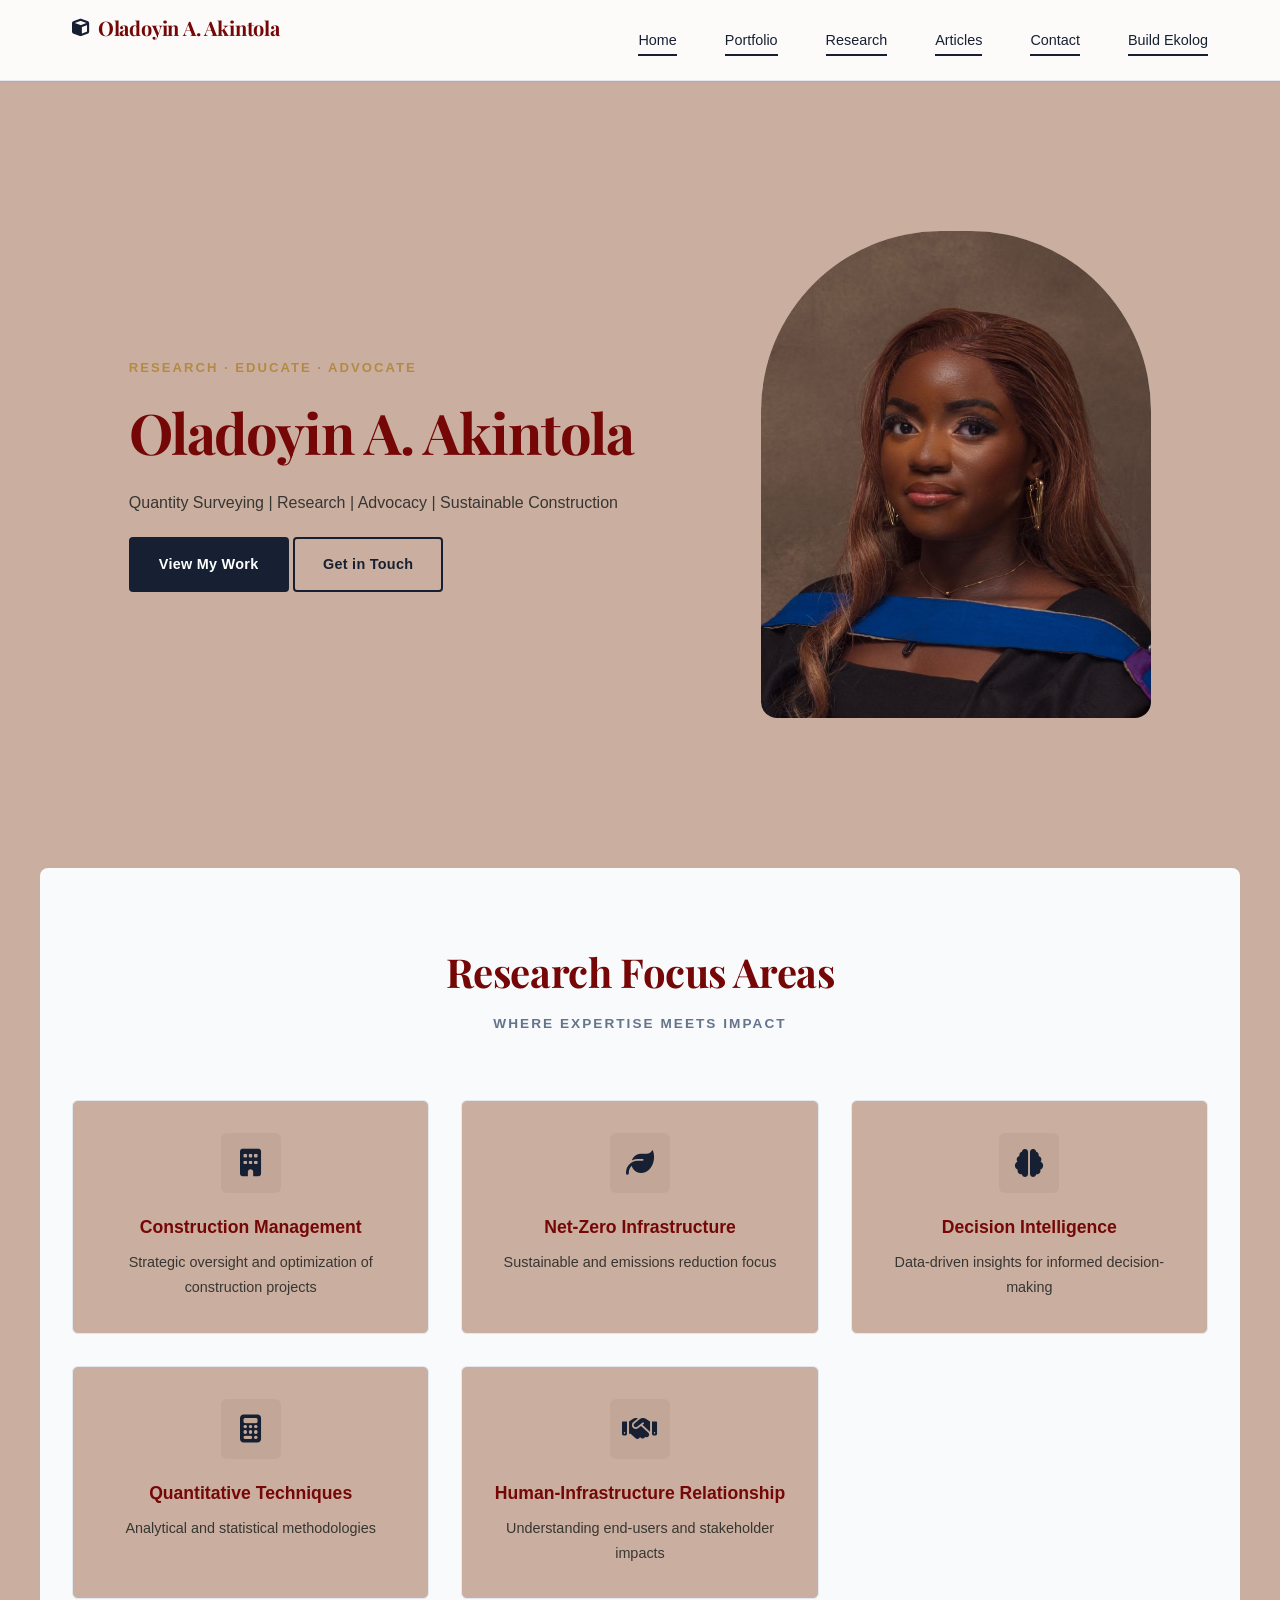
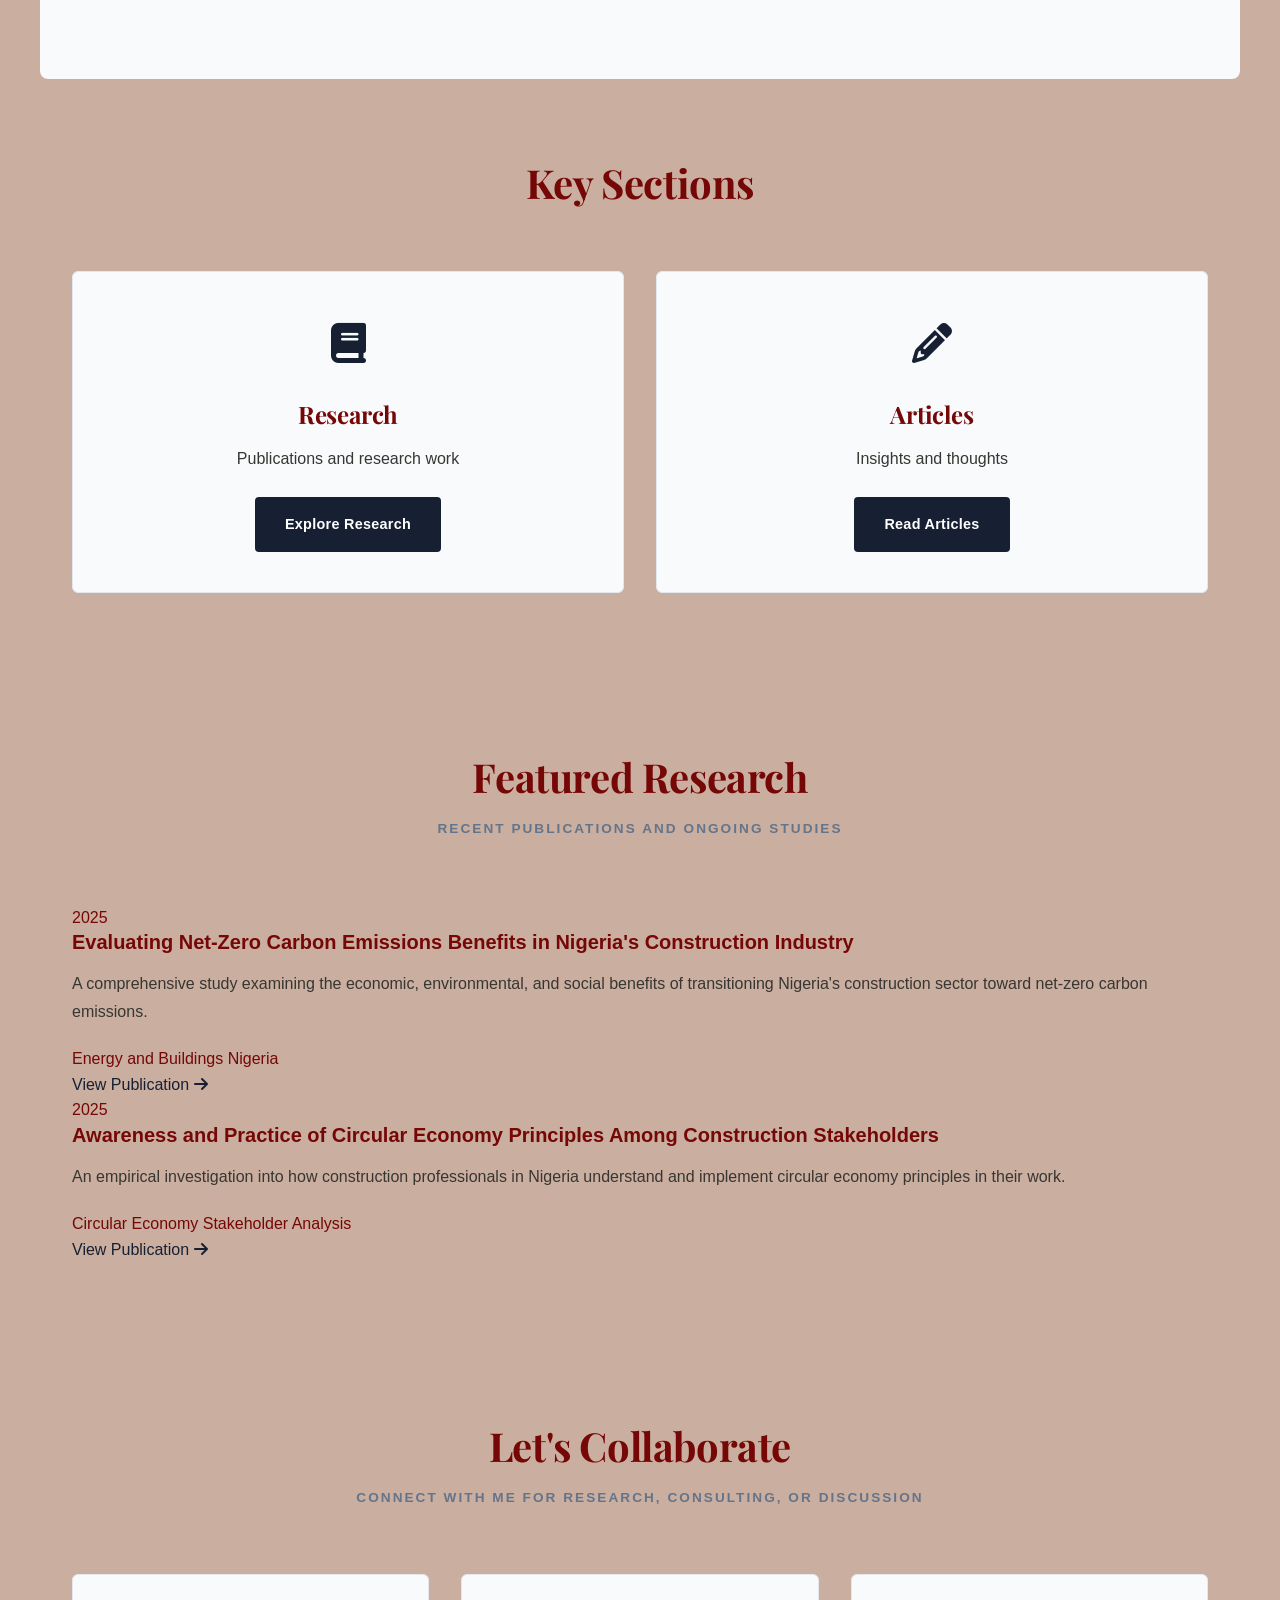
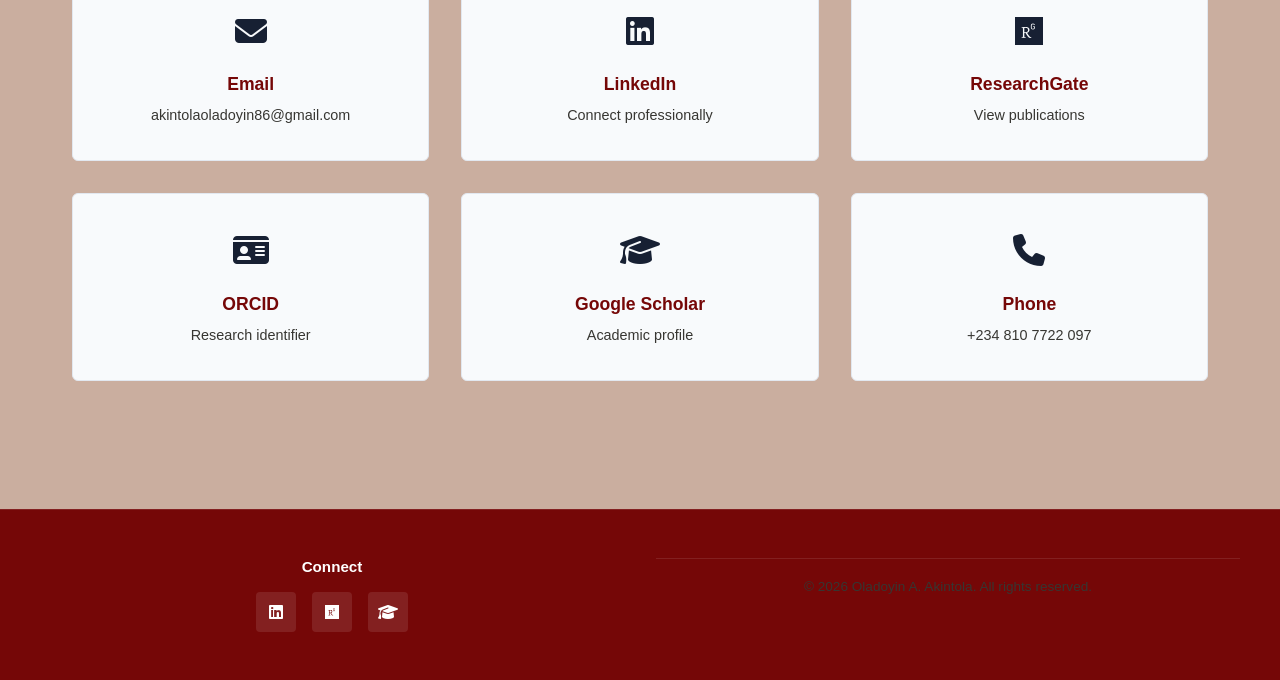
<file: index.html>
<!DOCTYPE html>
<html lang="en">
<head>
    <meta charset="UTF-8">
    <meta name="viewport" content="width=device-width, initial-scale=1.0">
    <title>Oladoyin A. Akintola</title>
    <link href="https://fonts.googleapis.com/css2?family=Playfair+Display:wght@400;500;600;700&family=Inter:wght@300;400;500;600;700&display=swap" rel="stylesheet">
    <link rel="stylesheet" href="https://cdnjs.cloudflare.com/ajax/libs/font-awesome/6.4.0/css/all.min.css">
    <link rel="stylesheet" href="style.css">
</head>
<body>
    <!-- Navigation -->
    <nav class="navbar">
        <div class="nav-container">
            <h2 class="logo"><i class="fas fa-cube"></i> Oladoyin A. Akintola</h2>
            <ul class="nav-links">
                <li><a href="index.html" class="nav-link active">Home</a></li>
                <li><a href="portfolio.html" class="nav-link">Portfolio</a></li>
                <li><a href="research.html" class="nav-link">Research</a></li>
                <li><a href="blog.html" class="nav-link">Articles</a></li>
                <li><a href="contact.html" class="nav-link">Contact</a></li>
                <li><a href="BuildEkolog.html" class="nav-link">Build Ekolog</a></li>
            </ul>
            <div class="hamburger">
                <span></span>
                <span></span>
                <span></span>
            </div>
        </div>
    </nav>

    
<!-- HERO SECTION -->
<section class="hero">
    <div class="hero-content">

        <div class="hero-text">
            <p class="hero-eyebrow">
                RESEARCH · EDUCATE · ADVOCATE
            </p>

            <h1 class="hero-title">
                Oladoyin A. Akintola
            </h1>

            <p class="hero-subtitle">
                Quantity Surveying | Research | Advocacy | Sustainable Construction
            </p>

            <div class="hero-cta">
                <a href="#portfolio" class="btn btn-primary">
                    View My Work
                </a>

                <a href="#contact" class="btn btn-secondary">
                    Get in Touch
                </a>
            </div>
        </div>

        <div class="hero-image">
            <img
                src="profile.jpg"
                alt="Oladoyin A. Akintola"
            >
        </div>

    </div>
</section>
  
    <!-- AREAS OF INTERESTS -->
    <section class="interests">
        <div class="section-header">
            <h2 class="section-title">Research Focus Areas</h2>
            <p class="section-subtitle">Where expertise meets impact</p>
        </div>
        <div class="interests-grid">
            <div class="interest-card">
                <div class="card-icon"><i class="fas fa-building"></i></div>
                <h3>Construction Management</h3>
                <p>Strategic oversight and optimization of construction projects</p>
            </div>
            <div class="interest-card">
                <div class="card-icon"><i class="fas fa-leaf"></i></div>
                <h3>Net-Zero Infrastructure</h3>
                <p>Sustainable and emissions reduction focus</p>
            </div>
            <div class="interest-card">
                <div class="card-icon"><i class="fas fa-brain"></i></div>
                <h3>Decision Intelligence</h3>
                <p>Data-driven insights for informed decision-making</p>
            </div>
            <div class="interest-card">
                <div class="card-icon"><i class="fas fa-calculator"></i></div>
                <h3>Quantitative Techniques</h3>
                <p>Analytical and statistical methodologies</p>
            </div>
            <div class="interest-card">
                <div class="card-icon"><i class="fas fa-handshake"></i></div>
                <h3>Human-Infrastructure Relationship</h3>
                <p>Understanding end-users and stakeholder impacts</p>
            </div>
        </div>
    </section>

    <!-- RESEARCH & ARTICLES -->
    <section class="actions" id="portfolio">
        <div class="section-header">
            <h2 class="section-title">Key Sections</h2>
        </div>
        <div class="actions-container">
            <div class="action-card">
                <div class="action-icon"><i class="fas fa-book"></i></div>
                <h2>Research</h2>
                <p>Publications and research work</p>
                <a href="portfolio.html" class="btn btn-primary">Explore Research</a>
            </div>

            <div class="action-card">
                <div class="action-icon"><i class="fas fa-pencil-alt"></i></div>
                <h2>Articles</h2>
                <p>Insights and thoughts</p>
                <a href="blog.html" class="btn btn-primary">Read Articles</a>
            </div>
        </div>
    </section>

    <!-- Research Section -->
    <section class="research" id="research">
        <div class="container">
            <div class="section-header">
                <h2 class="section-title">Featured Research</h2>
                <p class="section-subtitle">Recent publications and ongoing studies</p>
            </div>

            <div class="research-grid">
                <article class="research-card">
                    <div class="research-year">2025</div>
                    <h3>Evaluating Net-Zero Carbon Emissions Benefits in Nigeria's Construction Industry</h3>
                    <p>A comprehensive study examining the economic, environmental, and social benefits of transitioning Nigeria's construction sector toward net-zero carbon emissions.</p>
                    <div class="research-meta">
                        <span class="research-tag">Energy and Buildings</span>
                        <span class="research-tag">Nigeria</span>
                    </div>
                    <a href="https://doi.org/10.1016/j.enbuild.2025.116509" class="research-link" target="_blank">
                        View Publication <i class="fas fa-arrow-right"></i>
                    </a>
                </article>

                <article class="research-card">
                    <div class="research-year">2025</div>
                    <h3>Awareness and Practice of Circular Economy Principles Among Construction Stakeholders</h3>
                    <p>An empirical investigation into how construction professionals in Nigeria understand and implement circular economy principles in their work.</p>
                    <div class="research-meta">
                        <span class="research-tag">Circular Economy</span>
                        <span class="research-tag">Stakeholder Analysis</span>
                    </div>
                    <a href="https://doi.org/10.5130/ajceb.v25i2.9126" class="research-link" target="_blank">
                        View Publication <i class="fas fa-arrow-right"></i>
                    </a>
                </article>
            </div>
        </div>
    </section>

    <!-- Contact Section -->
    <section class="contact" id="contact">
        <div class="container">
            <div class="section-header">
                <h2 class="section-title">Let's Collaborate</h2>
                <p class="section-subtitle">Connect with me for research, consulting, or discussion</p>
            </div>

            <div class="contact-grid">
                <a href="mailto:akintolaoladoyin86@gmail.com" class="contact-card">
                    <div class="contact-icon">
                        <i class="fas fa-envelope"></i>
                    </div>
                    <h3>Email</h3>
                    <p>akintolaoladoyin86@gmail.com</p>
                </a>

                <a href="https://www.linkedin.com/in/oladoyin-abidemi-akintola-975780237" target="_blank" class="contact-card">
                    <div class="contact-icon">
                        <i class="fab fa-linkedin"></i>
                    </div>
                    <h3>LinkedIn</h3>
                    <p>Connect professionally</p>
                </a>

                <a href="https://www.researchgate.net/profile/Oladoyin-Akintola" target="_blank" class="contact-card">
                    <div class="contact-icon">
                        <i class="fab fa-researchgate"></i>
                    </div>
                    <h3>ResearchGate</h3>
                    <p>View publications</p>
                </a>

                <a href="https://orcid.org/0009-0006-7702-298X" target="_blank" class="contact-card">
                    <div class="contact-icon">
                        <i class="fas fa-id-card"></i>
                    </div>
                    <h3>ORCID</h3>
                    <p>Research identifier</p>
                </a>

                <a href="https://scholar.google.com/citations?user=EJXc004AAAAJ&hl=en" target="_blank" class="contact-card">
                    <div class="contact-icon">
                        <i class="fas fa-graduation-cap"></i>
                    </div>
                    <h3>Google Scholar</h3>
                    <p>Academic profile</p>
                </a>

                <a href="tel:+2348107722097" class="contact-card">
                    <div class="contact-icon">
                        <i class="fas fa-phone"></i>
                    </div>
                    <h3>Phone</h3>
                    <p>+234 810 7722 097</p>
                </a>
            </div>
        </div>
    </section>

 <!-- FOOTER -->
    <footer>
        <div class="footer-content">
            <div class="footer-section">
                <h4>Connect</h4>
                <div class="social-links">
                    <a href="https://www.linkedin.com/in/oladoyin-abidemi-akintola-975780237" title="LinkedIn" target="_blank"><i class="fab fa-linkedin"></i></a>
                    <a href="https://www.researchgate.net/profile/Oladoyin-Akintola" title="ResearchGate" target="_blank"><i class="fab fa-researchgate"></i></a>
                    <a href="https://scholar.google.com/citations?user=EJXc004AAAAJ&hl=en" title="Google Scholar" target="_blank"><i class="fas fa-graduation-cap"></i></a>
                </div>
            </div>
            <div class="footer-section">
                <p>&copy; 2026 Oladoyin A. Akintola. All rights reserved.</p>
            </div>
        </div>
    </footer>

    <script src="script.js"></script>
</body>
</html>
</file>
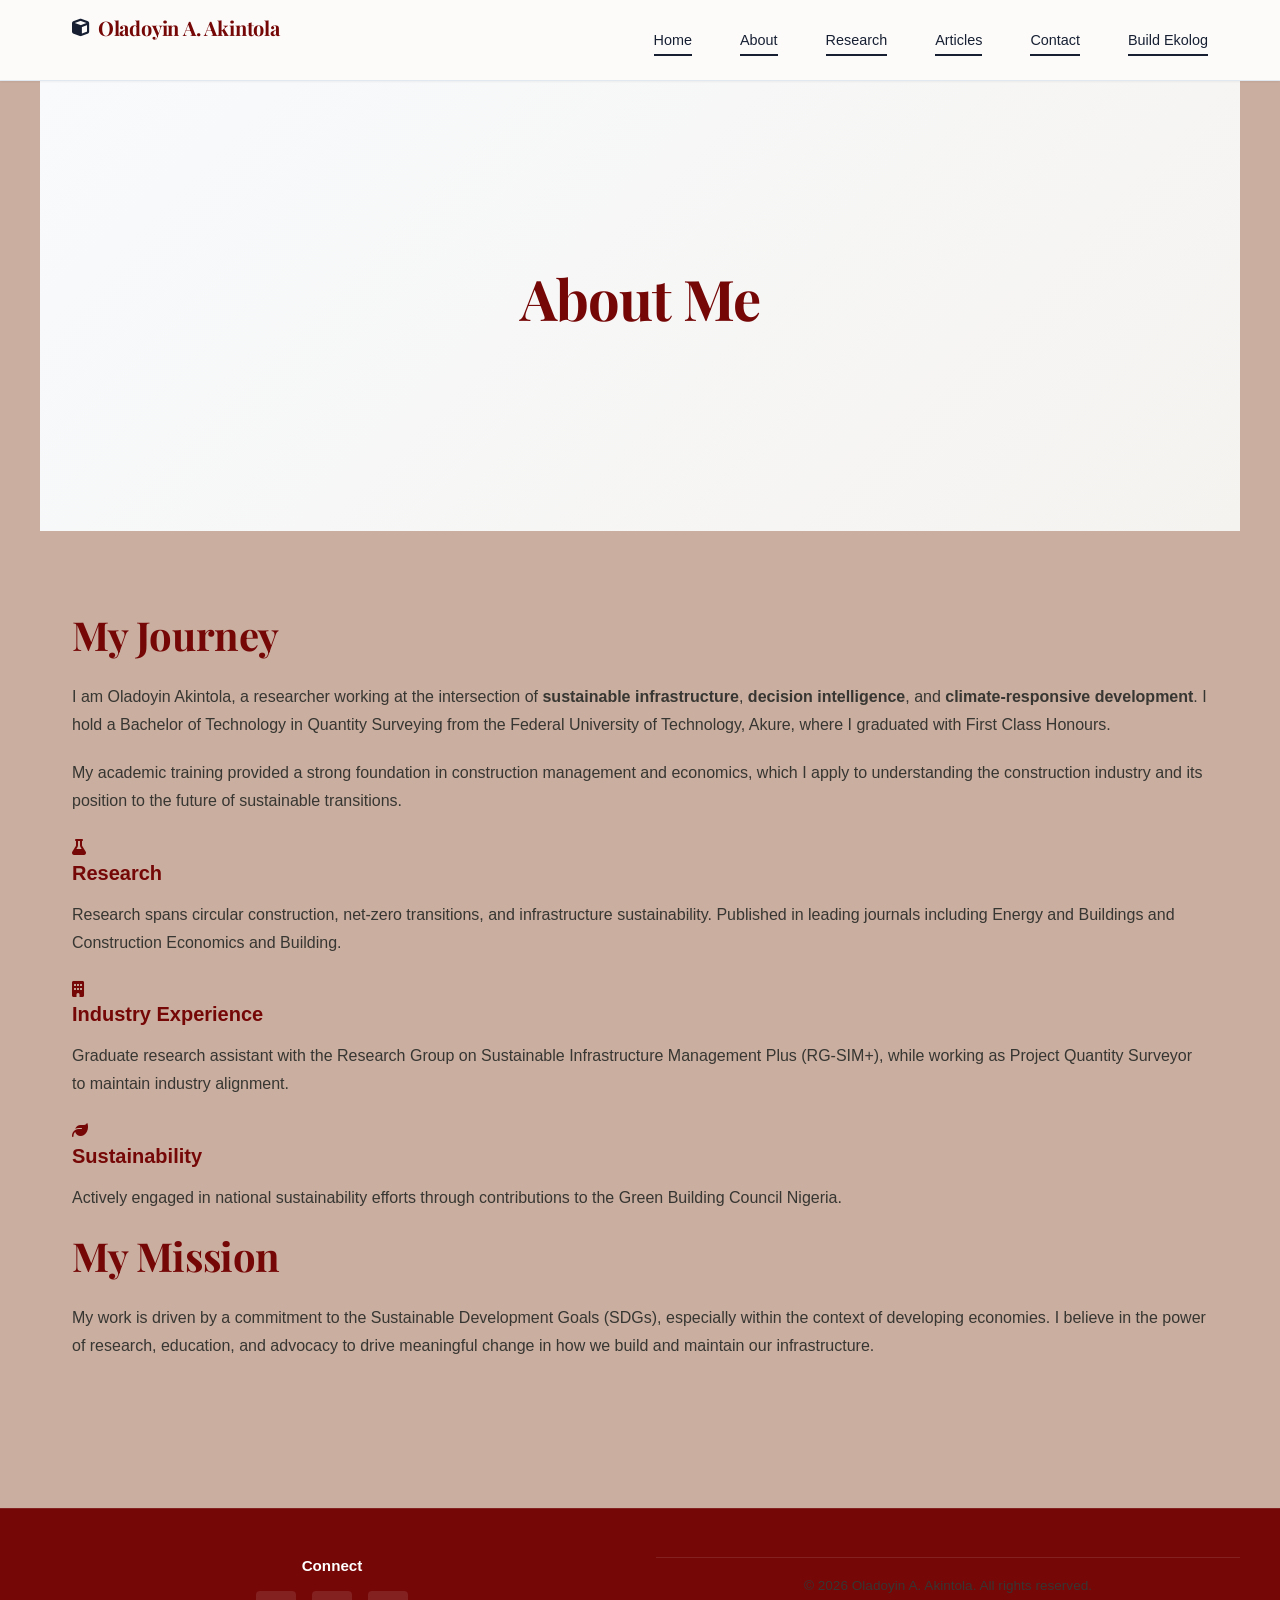
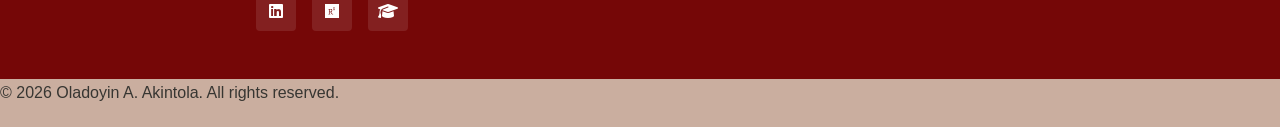
<file: about.html>
<!DOCTYPE html>
<html lang="en">
<head>
    <meta charset="UTF-8">
    <meta name="viewport" content="width=device-width, initial-scale=1.0">
    <title>About Me - Oladoyin A. Akintola</title>
    <link href="https://fonts.googleapis.com/css2?family=Playfair+Display:wght@400;500;600;700&family=Inter:wght@300;400;500;600;700&display=swap" rel="stylesheet">
    <link rel="stylesheet" href="https://cdnjs.cloudflare.com/ajax/libs/font-awesome/6.4.0/css/all.min.css">
    <link rel="stylesheet" href="style.css">
</head>
<body>
    <!-- Navigation -->
    <nav class="navbar">
        <div class="nav-container">
            <h2 class="logo"><i class="fas fa-cube"></i> Oladoyin A. Akintola</h2>
            <ul class="nav-links">
                <li><a href="index.html" class="nav-link">Home</a></li>
                <li><a href="about.html" class="nav-link active">About</a></li>
                <li><a href="research.html" class="nav-link">Research</a></li>
                <li><a href="blog.html" class="nav-link">Articles</a></li>
                <li><a href="contact.html" class="nav-link">Contact</a></li>
                <li><a href="BuildEkolog.html" class="nav-link">Build Ekolog</a></li>
            </ul>
            <div class="hamburger">
                <span></span>
                <span></span>
                <span></span>
            </div>
        </div>
    </nav>

    <!-- PAGE HERO -->
    <section class="page-hero">
        <div class="page-hero-content">
            <h1>About Me</h1>
        </div>
    </section>

    <!-- ABOUT SECTION -->
    <section class="about-section">
        <div class="about-content">
            <div class="about-intro">
                <h2>My Journey</h2>
                <p>I am Oladoyin Akintola, a researcher working at the intersection of <strong>sustainable infrastructure</strong>, <strong>decision intelligence</strong>, and <strong>climate-responsive development</strong>. I hold a Bachelor of Technology in Quantity Surveying from the Federal University of Technology, Akure, where I graduated with First Class Honours.</p>
                <p>My academic training provided a strong foundation in construction management and economics, which I apply to understanding the construction industry and its position to the future of sustainable transitions.</p>
            </div>

            <div class="about-grid">
                <div class="about-card">
                    <div class="about-icon"><i class="fas fa-flask"></i></div>
                    <h3>Research</h3>
                    <p>Research spans circular construction, net-zero transitions, and infrastructure sustainability. Published in leading journals including Energy and Buildings and Construction Economics and Building.</p>
                  </div>
                <div class="about-card">
                    <div class="about-icon"><i class="fas fa-building"></i></div>
                    <h3>Industry Experience</h3>
                    <p>Graduate research assistant with the Research Group on Sustainable Infrastructure Management Plus (RG-SIM+), while working as Project Quantity Surveyor to maintain industry alignment.</p>
                </div>
                <div class="about-card">
                    <div class="about-icon"><i class="fas fa-leaf"></i></div>
                    <h3>Sustainability</h3>
                    <p>Actively engaged in national sustainability efforts through contributions to the Green Building Council Nigeria.</p>
                </div>
            </div>

            <div class="about-mission">
                <h2>My Mission</h2>
                <p>My work is driven by a commitment to the Sustainable Development Goals (SDGs), especially within the context of developing economies. I believe in the power of research, education, and advocacy to drive meaningful change in how we build and maintain our infrastructure.</p>
            </div>
        </div>
    </section>

    <!-- FOOTER -->
    <footer>
        <div class="footer-content">
            <div class="footer-section">
                <h4>Connect</h4>
                <div class="social-links">
                    <a href="https://www.linkedin.com/in/oladoyin-abidemi-akintola-975780237" title="LinkedIn" target="_blank"><i class="fab fa-linkedin"></i></a>
                    <a href="https://www.researchgate.net/profile/Oladoyin-Akintola" title="ResearchGate" target="_blank"><i class="fab fa-researchgate"></i></a>
                    <a href="https://scholar.google.com/citations?user=EJXc004AAAAJ&hl=en" title="Google Scholar" target="_blank"><i class="fas fa-graduation-cap"></i></a>
                </div>
            </div>
            <div class="footer-section">
                <p>&copy; 2026 Oladoyin A. Akintola. All rights reserved.</p>
            </div>
        </div>
    </footer>

    <script src="script.js"></script>
</body>
</html>
            </div>
            <div class="footer-section">
                <p>&copy; 2026 Oladoyin A. Akintola. All rights reserved.</p>
            </div>
        </div>
    </footer>

    <script src="script.js"></script>
</body>
</html>
</file>
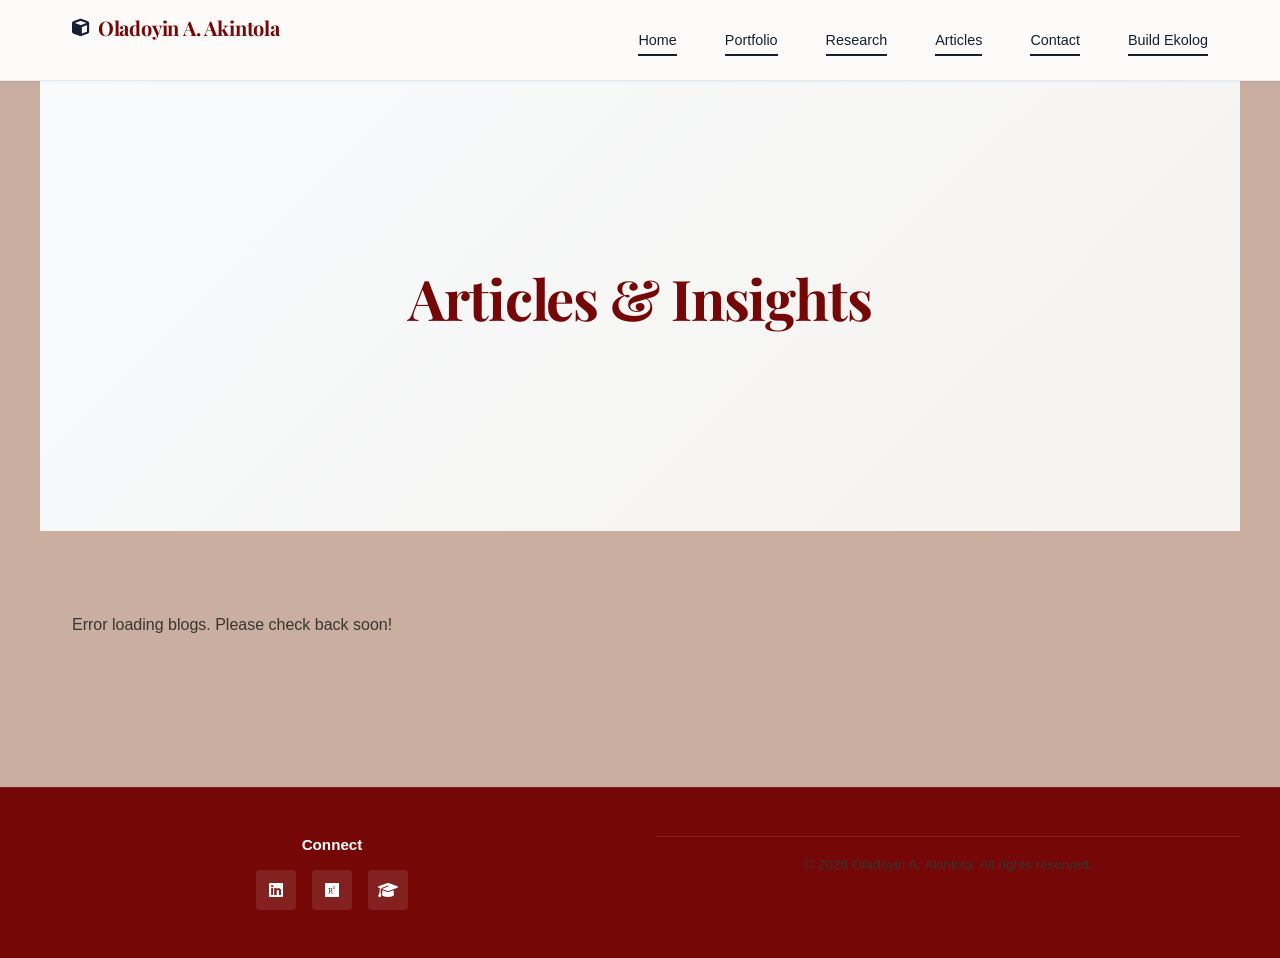
<file: blog.html>
<!DOCTYPE html>
<html lang="en">
<head>
    <meta charset="UTF-8">
    <meta name="viewport" content="width=device-width, initial-scale=1.0">
    <title>Articles - Oladoyin Akintola</title>
    <link href="https://fonts.googleapis.com/css2?family=Playfair+Display:wght@400;500;600;700&family=Inter:wght@300;400;500;600;700&display=swap" rel="stylesheet">
    <link rel="stylesheet" href="https://cdnjs.cloudflare.com/ajax/libs/font-awesome/6.4.0/css/all.min.css">
    <link rel="stylesheet" href="style.css">
</head>
<body>
    <!-- Navigation -->
    <nav class="navbar">
        <div class="nav-container">
            <h2 class="logo"><i class="fas fa-cube"></i> Oladoyin A. Akintola</h2>
            <ul class="nav-links">
                <li><a href="index.html" class="nav-link">Home</a></li>
                <li><a href="portfolio.html" class="nav-link">Portfolio</a></li>
                <li><a href="research.html" class="nav-link">Research</a></li>
                <li><a href="blog.html" class="nav-link active">Articles</a></li>
                <li><a href="contact.html" class="nav-link">Contact</a></li>
                <li><a href="BuildEkolog.html" class="nav-link">Build Ekolog</a></li>
            </ul>
            <div class="hamburger">
                <span></span>
                <span></span>
                <span></span>
            </div>
        </div>
    </nav>

    <!-- PAGE HERO -->
    <section class="page-hero">
        <div class="page-hero-content">
            <h1>Articles & Insights</h1>
        </div>
    </section>

    <!-- BLOG SECTION -->
    <section class="blog-section">
        <div id="blog-grid" class="blog-grid">
            <!-- Blogs will be loaded here dynamically from blogs.json -->
        </div>
    </section>

    <!-- FOOTER -->
    <footer>
        <div class="footer-content">
            <div class="footer-section">
                <h4>Connect</h4>
                <div class="social-links">
                    <a href="https://www.linkedin.com/in/oladoyin-abidemi-akintola-975780237" title="LinkedIn" target="_blank"><i class="fab fa-linkedin"></i></a>
                    <a href="https://www.researchgate.net/profile/Oladoyin-Akintola" title="ResearchGate" target="_blank"><i class="fab fa-researchgate"></i></a>
                    <a href="https://scholar.google.com/citations?user=EJXc004AAAAJ&hl=en" title="Google Scholar" target="_blank"><i class="fas fa-graduation-cap"></i></a>
                </div>
            </div>
            <div class="footer-section">
                <p>&copy; 2026 Oladoyin A. Akintola. All rights reserved.</p>
            </div>
        </div>
    </footer>

    <script src="script.js"></script>
</body>
</html>
</file>
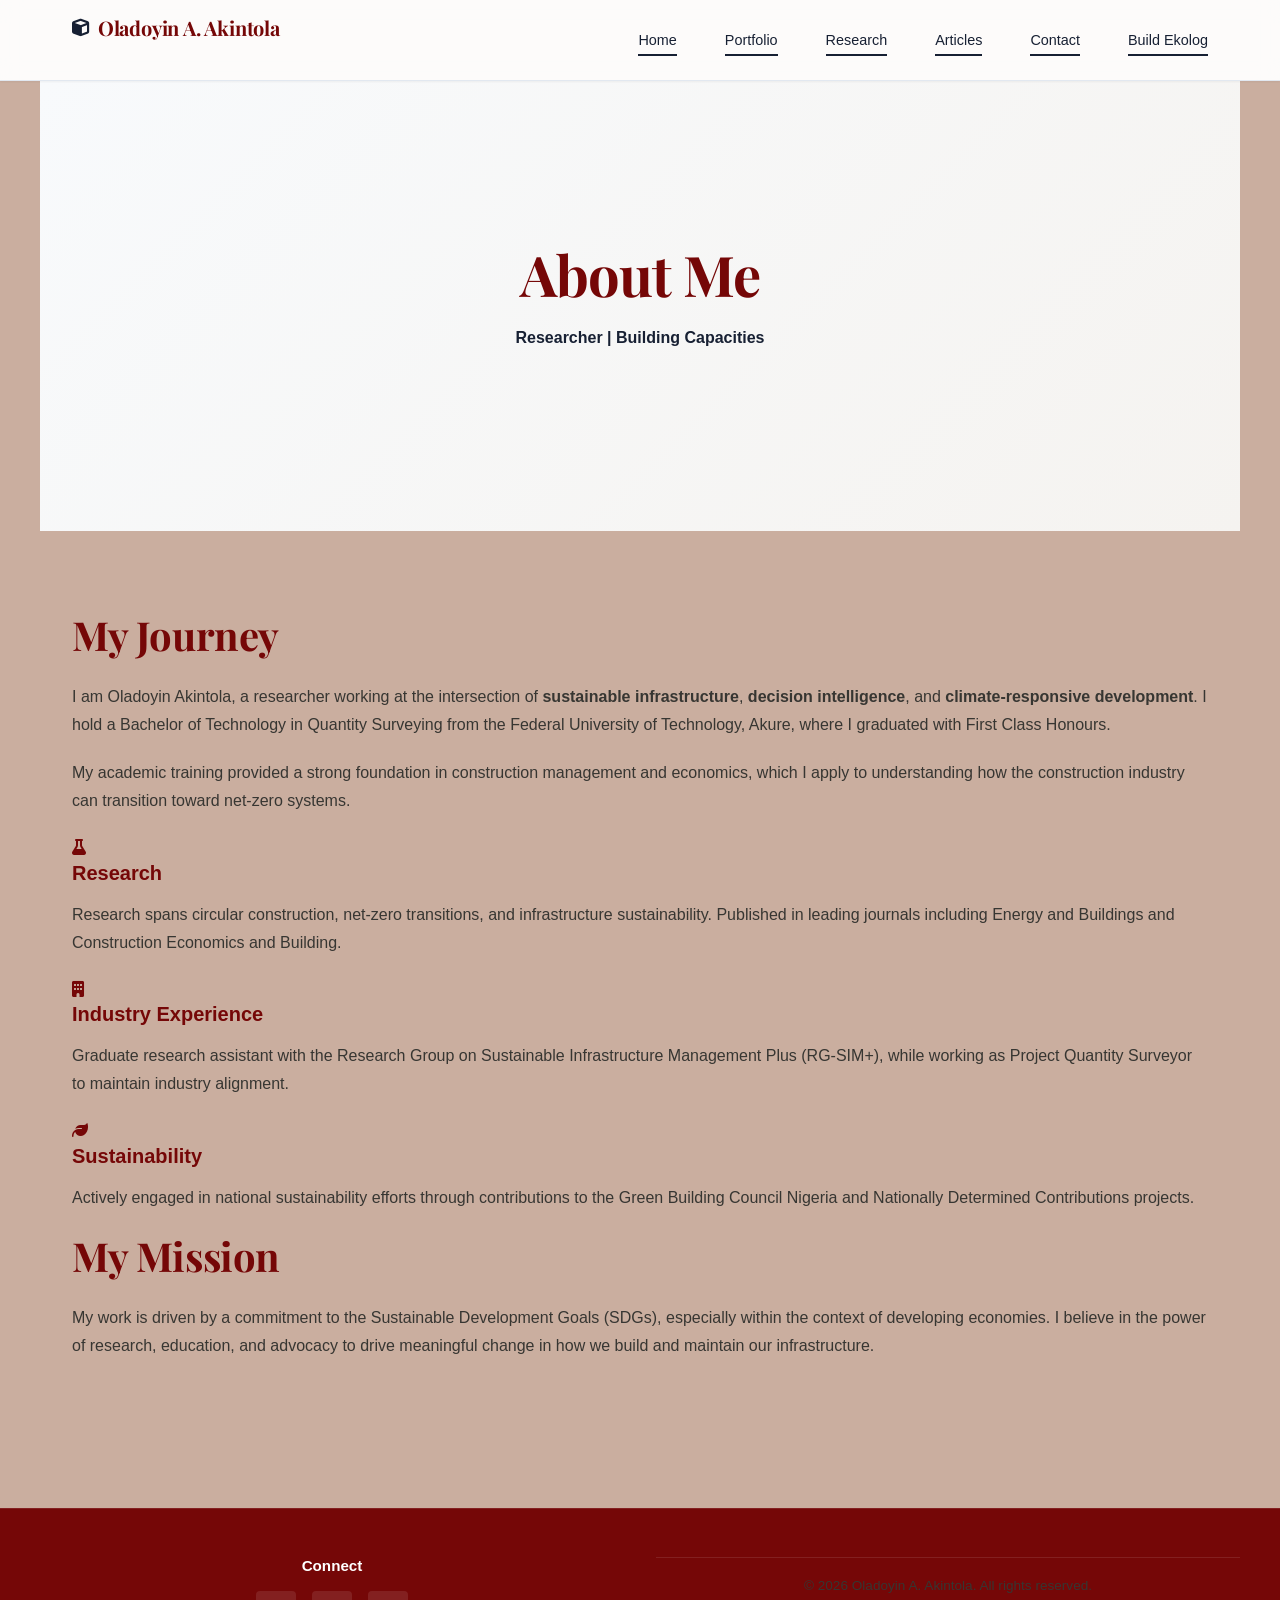
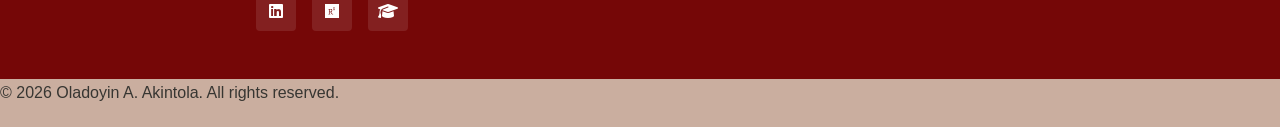
<file: BuldEkolog.html>
<!DOCTYPE html>
<html lang="en">
<head>
    <meta charset="UTF-8">
    <meta name="viewport" content="width=device-width, initial-scale=1.0">
    <title>About Me - Oladoyin Abidemi Akintola</title>
    <link href="https://fonts.googleapis.com/css2?family=Playfair+Display:wght@400;500;600;700&family=Inter:wght@300;400;500;600;700&display=swap" rel="stylesheet">
    <link rel="stylesheet" href="https://cdnjs.cloudflare.com/ajax/libs/font-awesome/6.4.0/css/all.min.css">
    <link rel="stylesheet" href="style.css">
</head>
<body>
    <!-- Navigation -->
    <nav class="navbar">
        <div class="nav-container">
            <h2 class="logo"><i class="fas fa-cube"></i> Oladoyin A. Akintola</h2>
            <ul class="nav-links">
                <li><a href="index.html" class="nav-link">Home</a></li>
                <li><a href="portfolio.html" class="nav-link active">Portfolio</a></li>
                <li><a href="research.html" class="nav-link">Research</a></li>
                <li><a href="blog.html" class="nav-link">Articles</a></li>
                <li><a href="contact.html" class="nav-link">Contact</a></li>
                <li><a href="BuildEkolog.html" class="nav-link">Build Ekolog</a></li>
            </ul>
            <div class="hamburger">
                <span></span>
                <span></span>
                <span></span>
            </div>
        </div>
    </nav>

    <!-- PAGE HERO -->
    <section class="page-hero">
        <div class="page-hero-content">
            <h1>About Me</h1>
            <p class="page-subtitle">Researcher | Building Capacities</p>
        </div>
    </section>

    <!-- ABOUT SECTION -->
    <section class="about-section">
        <div class="about-content">
            <div class="about-intro">
                <h2>My Journey</h2>
                <p>I am Oladoyin Akintola, a researcher working at the intersection of <strong>sustainable infrastructure</strong>, <strong>decision intelligence</strong>, and <strong>climate-responsive development</strong>. I hold a Bachelor of Technology in Quantity Surveying from the Federal University of Technology, Akure, where I graduated with First Class Honours.</p>
                <p>My academic training provided a strong foundation in construction management and economics, which I apply to understanding how the construction industry can transition toward net-zero systems.</p>
            </div>

            <div class="about-grid">
                <div class="about-card">
                    <div class="about-icon"><i class="fas fa-flask"></i></div>
                    <h3>Research</h3>
                    <p>Research spans circular construction, net-zero transitions, and infrastructure sustainability. Published in leading journals including Energy and Buildings and Construction Economics and Building.</p>
                </div>
                <div class="about-card">
                    <div class="about-icon"><i class="fas fa-building"></i></div>
                    <h3>Industry Experience</h3>
                    <p>Graduate research assistant with the Research Group on Sustainable Infrastructure Management Plus (RG-SIM+), while working as Project Quantity Surveyor to maintain industry alignment.</p>
                </div>
                <div class="about-card">
                    <div class="about-icon"><i class="fas fa-leaf"></i></div>
                    <h3>Sustainability</h3>
                    <p>Actively engaged in national sustainability efforts through contributions to the Green Building Council Nigeria and Nationally Determined Contributions projects.</p>
                </div>
            </div>

            <div class="about-mission">
                <h2>My Mission</h2>
                <p>My work is driven by a commitment to the Sustainable Development Goals (SDGs), especially within the context of developing economies. I believe in the power of research, education, and advocacy to drive meaningful change in how we build and maintain our infrastructure.</p>
            </div>
        </div>
    </section>

    <!-- FOOTER -->
    <footer>
        <div class="footer-content">
            <div class="footer-section">
                <h4>Connect</h4>
                <div class="social-links">
                    <a href="https://www.linkedin.com/in/oladoyin-abidemi-akintola-975780237" title="LinkedIn" target="_blank"><i class="fab fa-linkedin"></i></a>
                    <a href="https://www.researchgate.net/profile/Oladoyin-Akintola" title="ResearchGate" target="_blank"><i class="fab fa-researchgate"></i></a>
                    <a href="https://scholar.google.com/citations?user=EJXc004AAAAJ&hl=en" title="Google Scholar" target="_blank"><i class="fas fa-graduation-cap"></i></a>
                </div>
            </div>
            <div class="footer-section">
                <p>&copy; 2026 Oladoyin A. Akintola. All rights reserved.</p>
            </div>
        </div>
    </footer>

    <script src="script.js"></script>
</body>
</html>
            </div>
            <div class="footer-section">
                <p>&copy; 2026 Oladoyin A. Akintola. All rights reserved.</p>
            </div>
        </div>
    </footer>

    <script src="script.js"></script>
</body>
</html>
</file>
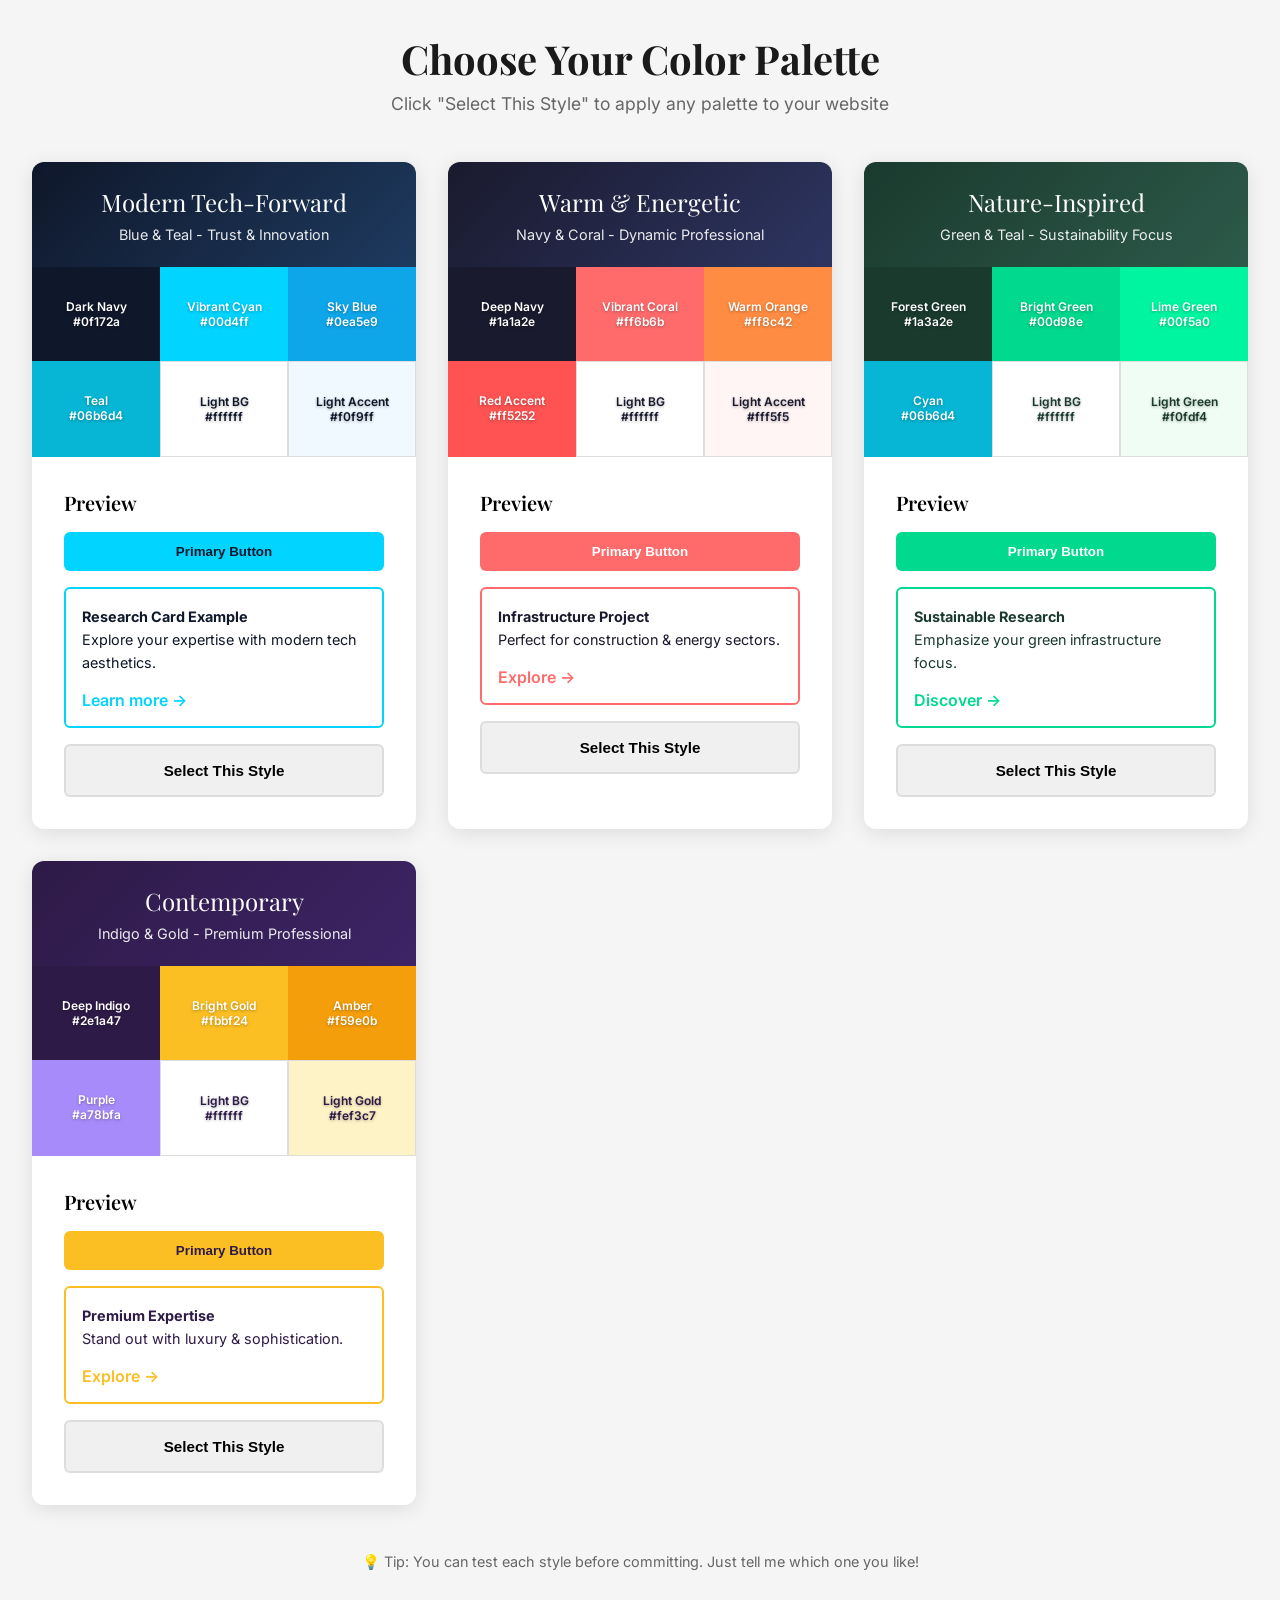
<file: COLOR_PALETTE_PREVIEW.html>
<!DOCTYPE html>
<html lang="en">
<head>
    <meta charset="UTF-8">
    <meta name="viewport" content="width=device-width, initial-scale=1.0">
    <title>Color Palette Preview - Choose Your Style</title>
    <link href="https://fonts.googleapis.com/css2?family=Playfair+Display:wght@400;500;600;700&family=Inter:wght@300;400;500;600;700&display=swap" rel="stylesheet">
    <link rel="stylesheet" href="https://cdnjs.cloudflare.com/ajax/libs/font-awesome/6.4.0/css/all.min.css">
    <style>
        * {
            margin: 0;
            padding: 0;
            box-sizing: border-box;
        }

        body {
            font-family: 'Inter', sans-serif;
            background-color: #f5f5f5;
            padding: 2rem;
        }

        .header {
            text-align: center;
            margin-bottom: 3rem;
        }

        .header h1 {
            font-family: 'Playfair Display', serif;
            font-size: 2.5rem;
            margin-bottom: 0.5rem;
            color: #1a1a1a;
        }

        .header p {
            font-size: 1.1rem;
            color: #666;
        }

        .palettes-container {
            display: grid;
            grid-template-columns: repeat(auto-fit, minmax(300px, 1fr));
            gap: 2rem;
            max-width: 1400px;
            margin: 0 auto;
        }

        .palette-card {
            background: white;
            border-radius: 12px;
            overflow: hidden;
            box-shadow: 0 4px 20px rgba(0, 0, 0, 0.1);
            transition: transform 0.3s ease, box-shadow 0.3s ease;
        }

        .palette-card:hover {
            transform: translateY(-5px);
            box-shadow: 0 8px 30px rgba(0, 0, 0, 0.15);
        }

        .palette-header {
            padding: 1.5rem;
            color: white;
            text-align: center;
        }

        .palette-name {
            font-family: 'Playfair Display', serif;
            font-size: 1.5rem;
            margin-bottom: 0.5rem;
        }

        .palette-description {
            font-size: 0.9rem;
            opacity: 0.9;
        }

        .color-swatches {
            display: grid;
            grid-template-columns: repeat(3, 1fr);
            gap: 0;
        }

        .swatch {
            padding: 2rem 1rem;
            text-align: center;
            font-size: 0.75rem;
            color: white;
            text-shadow: 0 1px 3px rgba(0, 0, 0, 0.3);
            font-weight: 600;
        }

        .preview-section {
            padding: 2rem;
        }

        .preview-title {
            font-family: 'Playfair Display', serif;
            font-size: 1.25rem;
            margin-bottom: 1rem;
            font-weight: 600;
        }

        .preview-content {
            display: flex;
            flex-direction: column;
            gap: 1rem;
        }

        .preview-button {
            padding: 0.75rem 1.5rem;
            border: none;
            border-radius: 6px;
            font-weight: 600;
            cursor: pointer;
            transition: all 0.3s ease;
            text-decoration: none;
            display: inline-block;
            text-align: center;
        }

        .preview-button:hover {
            transform: translateY(-2px);
        }

        .preview-card {
            padding: 1rem;
            border-radius: 6px;
            border: 2px solid #e0e0e0;
            transition: all 0.3s ease;
        }

        .preview-card:hover {
            border-color: currentColor;
        }

        .preview-text {
            font-size: 0.9rem;
            line-height: 1.6;
            margin-bottom: 1rem;
        }

        .preview-link {
            text-decoration: none;
            font-weight: 600;
            transition: all 0.3s ease;
        }

        .preview-link:hover {
            text-decoration: underline;
        }

        /* OPTION 1: Modern Tech-Forward (Blue & Teal) */
        .option1-header {
            background: linear-gradient(135deg, #0f172a 0%, #1e3a5f 100%);
        }

        .option1-primary { background-color: #0f172a; }
        .option1-accent { background-color: #00d4ff; }
        .option1-gold { background-color: #0ea5e9; }
        .option1-sage { background-color: #06b6d4; }

        .option1-button {
            background-color: #00d4ff;
            color: #0f172a;
        }

        .option1-button:hover {
            background-color: #0ea5e9;
        }

        .option1-card {
            color: #0f172a;
            border-color: #00d4ff;
        }

        .option1-link {
            color: #00d4ff;
        }

        /* OPTION 2: Warm & Energetic (Navy & Coral) */
        .option2-header {
            background: linear-gradient(135deg, #1a1a2e 0%, #2d3561 100%);
        }

        .option2-primary { background-color: #1a1a2e; }
        .option2-accent { background-color: #ff6b6b; }
        .option2-gold { background-color: #ff8c42; }
        .option2-sage { background-color: #ff5252; }

        .option2-button {
            background-color: #ff6b6b;
            color: white;
        }

        .option2-button:hover {
            background-color: #ff8c42;
        }

        .option2-card {
            color: #1a1a2e;
            border-color: #ff6b6b;
        }

        .option2-link {
            color: #ff6b6b;
        }

        /* OPTION 3: Nature-Inspired (Green & Teal) */
        .option3-header {
            background: linear-gradient(135deg, #1a3a2e 0%, #2d5a4a 100%);
        }

        .option3-primary { background-color: #1a3a2e; }
        .option3-accent { background-color: #00d98e; }
        .option3-gold { background-color: #00f5a0; }
        .option3-sage { background-color: #06b6d4; }

        .option3-button {
            background-color: #00d98e;
            color: white;
        }

        .option3-button:hover {
            background-color: #06b6d4;
        }

        .option3-card {
            color: #1a3a2e;
            border-color: #00d98e;
        }

        .option3-link {
            color: #00d98e;
        }

        /* OPTION 4: Contemporary (Indigo & Gold) */
        .option4-header {
            background: linear-gradient(135deg, #2e1a47 0%, #3d2466 100%);
        }

        .option4-primary { background-color: #2e1a47; }
        .option4-accent { background-color: #fbbf24; }
        .option4-gold { background-color: #f59e0b; }
        .option4-sage { background-color: #a78bfa; }

        .option4-button {
            background-color: #fbbf24;
            color: #2e1a47;
        }

        .option4-button:hover {
            background-color: #f59e0b;
        }

        .option4-card {
            color: #2e1a47;
            border-color: #fbbf24;
        }

        .option4-link {
            color: #fbbf24;
        }

        .select-button {
            width: 100%;
            padding: 1rem;
            margin-top: 1rem;
            background-color: #f0f0f0;
            border: 2px solid #ddd;
            border-radius: 6px;
            font-weight: 600;
            cursor: pointer;
            transition: all 0.3s ease;
            font-size: 0.95rem;
        }

        .select-button:hover {
            background-color: #e0e0e0;
            border-color: #999;
        }

        .footer {
            text-align: center;
            margin-top: 3rem;
            color: #666;
            font-size: 0.9rem;
        }

        @media (max-width: 768px) {
            .palettes-container {
                grid-template-columns: 1fr;
            }

            .header h1 {
                font-size: 1.8rem;
            }
        }
    </style>
</head>
<body>
    <div class="header">
        <h1>Choose Your Color Palette</h1>
        <p>Click "Select This Style" to apply any palette to your website</p>
    </div>

    <div class="palettes-container">
        <!-- OPTION 1: Modern Tech-Forward -->
        <div class="palette-card">
            <div class="palette-header option1-header">
                <div class="palette-name">Modern Tech-Forward</div>
                <div class="palette-description">Blue & Teal - Trust & Innovation</div>
            </div>

            <div class="color-swatches">
                <div class="swatch option1-primary">Dark Navy<br>#0f172a</div>
                <div class="swatch option1-accent">Vibrant Cyan<br>#00d4ff</div>
                <div class="swatch option1-gold">Sky Blue<br>#0ea5e9</div>
                <div class="swatch option1-sage">Teal<br>#06b6d4</div>
                <div class="swatch" style="background-color: #ffffff; color: #0f172a; border: 1px solid #ddd;">Light BG<br>#ffffff</div>
                <div class="swatch" style="background-color: #f0f9ff; color: #0f172a; border: 1px solid #ddd;">Light Accent<br>#f0f9ff</div>
            </div>

            <div class="preview-section">
                <div class="preview-title">Preview</div>
                <div class="preview-content">
                    <button class="preview-button option1-button">Primary Button</button>
                    <div class="preview-card option1-card">
                        <div class="preview-text" style="color: #0f172a;">
                            <strong style="color: #0f172a;">Research Card Example</strong><br>
                            Explore your expertise with modern tech aesthetics.
                        </div>
                        <a href="#" class="preview-link option1-link">Learn more →</a>
                    </div>
                </div>
                <button class="select-button" onclick="selectPalette('option1')">Select This Style</button>
            </div>
        </div>

        <!-- OPTION 2: Warm & Energetic -->
        <div class="palette-card">
            <div class="palette-header option2-header">
                <div class="palette-name">Warm & Energetic</div>
                <div class="palette-description">Navy & Coral - Dynamic Professional</div>
            </div>

            <div class="color-swatches">
                <div class="swatch option2-primary">Deep Navy<br>#1a1a2e</div>
                <div class="swatch option2-accent">Vibrant Coral<br>#ff6b6b</div>
                <div class="swatch option2-gold">Warm Orange<br>#ff8c42</div>
                <div class="swatch option2-sage">Red Accent<br>#ff5252</div>
                <div class="swatch" style="background-color: #ffffff; color: #1a1a2e; border: 1px solid #ddd;">Light BG<br>#ffffff</div>
                <div class="swatch" style="background-color: #fff5f5; color: #1a1a2e; border: 1px solid #ddd;">Light Accent<br>#fff5f5</div>
            </div>

            <div class="preview-section">
                <div class="preview-title">Preview</div>
                <div class="preview-content">
                    <button class="preview-button option2-button">Primary Button</button>
                    <div class="preview-card option2-card">
                        <div class="preview-text" style="color: #1a1a2e;">
                            <strong style="color: #1a1a2e;">Infrastructure Project</strong><br>
                            Perfect for construction & energy sectors.
                        </div>
                        <a href="#" class="preview-link option2-link">Explore →</a>
                    </div>
                </div>
                <button class="select-button" onclick="selectPalette('option2')">Select This Style</button>
            </div>
        </div>

        <!-- OPTION 3: Nature-Inspired -->
        <div class="palette-card">
            <div class="palette-header option3-header">
                <div class="palette-name">Nature-Inspired</div>
                <div class="palette-description">Green & Teal - Sustainability Focus</div>
            </div>

            <div class="color-swatches">
                <div class="swatch option3-primary">Forest Green<br>#1a3a2e</div>
                <div class="swatch option3-accent">Bright Green<br>#00d98e</div>
                <div class="swatch option3-gold">Lime Green<br>#00f5a0</div>
                <div class="swatch option3-sage">Cyan<br>#06b6d4</div>
                <div class="swatch" style="background-color: #ffffff; color: #1a3a2e; border: 1px solid #ddd;">Light BG<br>#ffffff</div>
                <div class="swatch" style="background-color: #f0fdf4; color: #1a3a2e; border: 1px solid #ddd;">Light Green<br>#f0fdf4</div>
            </div>

            <div class="preview-section">
                <div class="preview-title">Preview</div>
                <div class="preview-content">
                    <button class="preview-button option3-button">Primary Button</button>
                    <div class="preview-card option3-card">
                        <div class="preview-text" style="color: #1a3a2e;">
                            <strong style="color: #1a3a2e;">Sustainable Research</strong><br>
                            Emphasize your green infrastructure focus.
                        </div>
                        <a href="#" class="preview-link option3-link">Discover →</a>
                    </div>
                </div>
                <button class="select-button" onclick="selectPalette('option3')">Select This Style</button>
            </div>
        </div>

        <!-- OPTION 4: Contemporary -->
        <div class="palette-card">
            <div class="palette-header option4-header">
                <div class="palette-name">Contemporary</div>
                <div class="palette-description">Indigo & Gold - Premium Professional</div>
            </div>

            <div class="color-swatches">
                <div class="swatch option4-primary">Deep Indigo<br>#2e1a47</div>
                <div class="swatch option4-accent">Bright Gold<br>#fbbf24</div>
                <div class="swatch option4-gold">Amber<br>#f59e0b</div>
                <div class="swatch option4-sage">Purple<br>#a78bfa</div>
                <div class="swatch" style="background-color: #ffffff; color: #2e1a47; border: 1px solid #ddd;">Light BG<br>#ffffff</div>
                <div class="swatch" style="background-color: #fef3c7; color: #2e1a47; border: 1px solid #ddd;">Light Gold<br>#fef3c7</div>
            </div>

            <div class="preview-section">
                <div class="preview-title">Preview</div>
                <div class="preview-content">
                    <button class="preview-button option4-button">Primary Button</button>
                    <div class="preview-card option4-card">
                        <div class="preview-text" style="color: #2e1a47;">
                            <strong style="color: #2e1a47;">Premium Expertise</strong><br>
                            Stand out with luxury & sophistication.
                        </div>
                        <a href="#" class="preview-link option4-link">Explore →</a>
                    </div>
                </div>
                <button class="select-button" onclick="selectPalette('option4')">Select This Style</button>
            </div>
        </div>
    </div>

    <div class="footer">
        <p>💡 Tip: You can test each style before committing. Just tell me which one you like!</p>
    </div>

    <script>
        function selectPalette(option) {
            const paletteName = {
                'option1': 'Modern Tech-Forward (Blue & Teal)',
                'option2': 'Warm & Energetic (Navy & Coral)',
                'option3': 'Nature-Inspired (Green & Teal)',
                'option4': 'Contemporary (Indigo & Gold)'
            };

            alert(`You selected: ${paletteName[option]}\n\nThis will now be applied to your entire website!\n\nYour website will be updated with these beautiful new colors. 🎨`);
            
            console.log(`Selected palette: ${option}`);
        }
    </script>
</body>
</html>
</file>
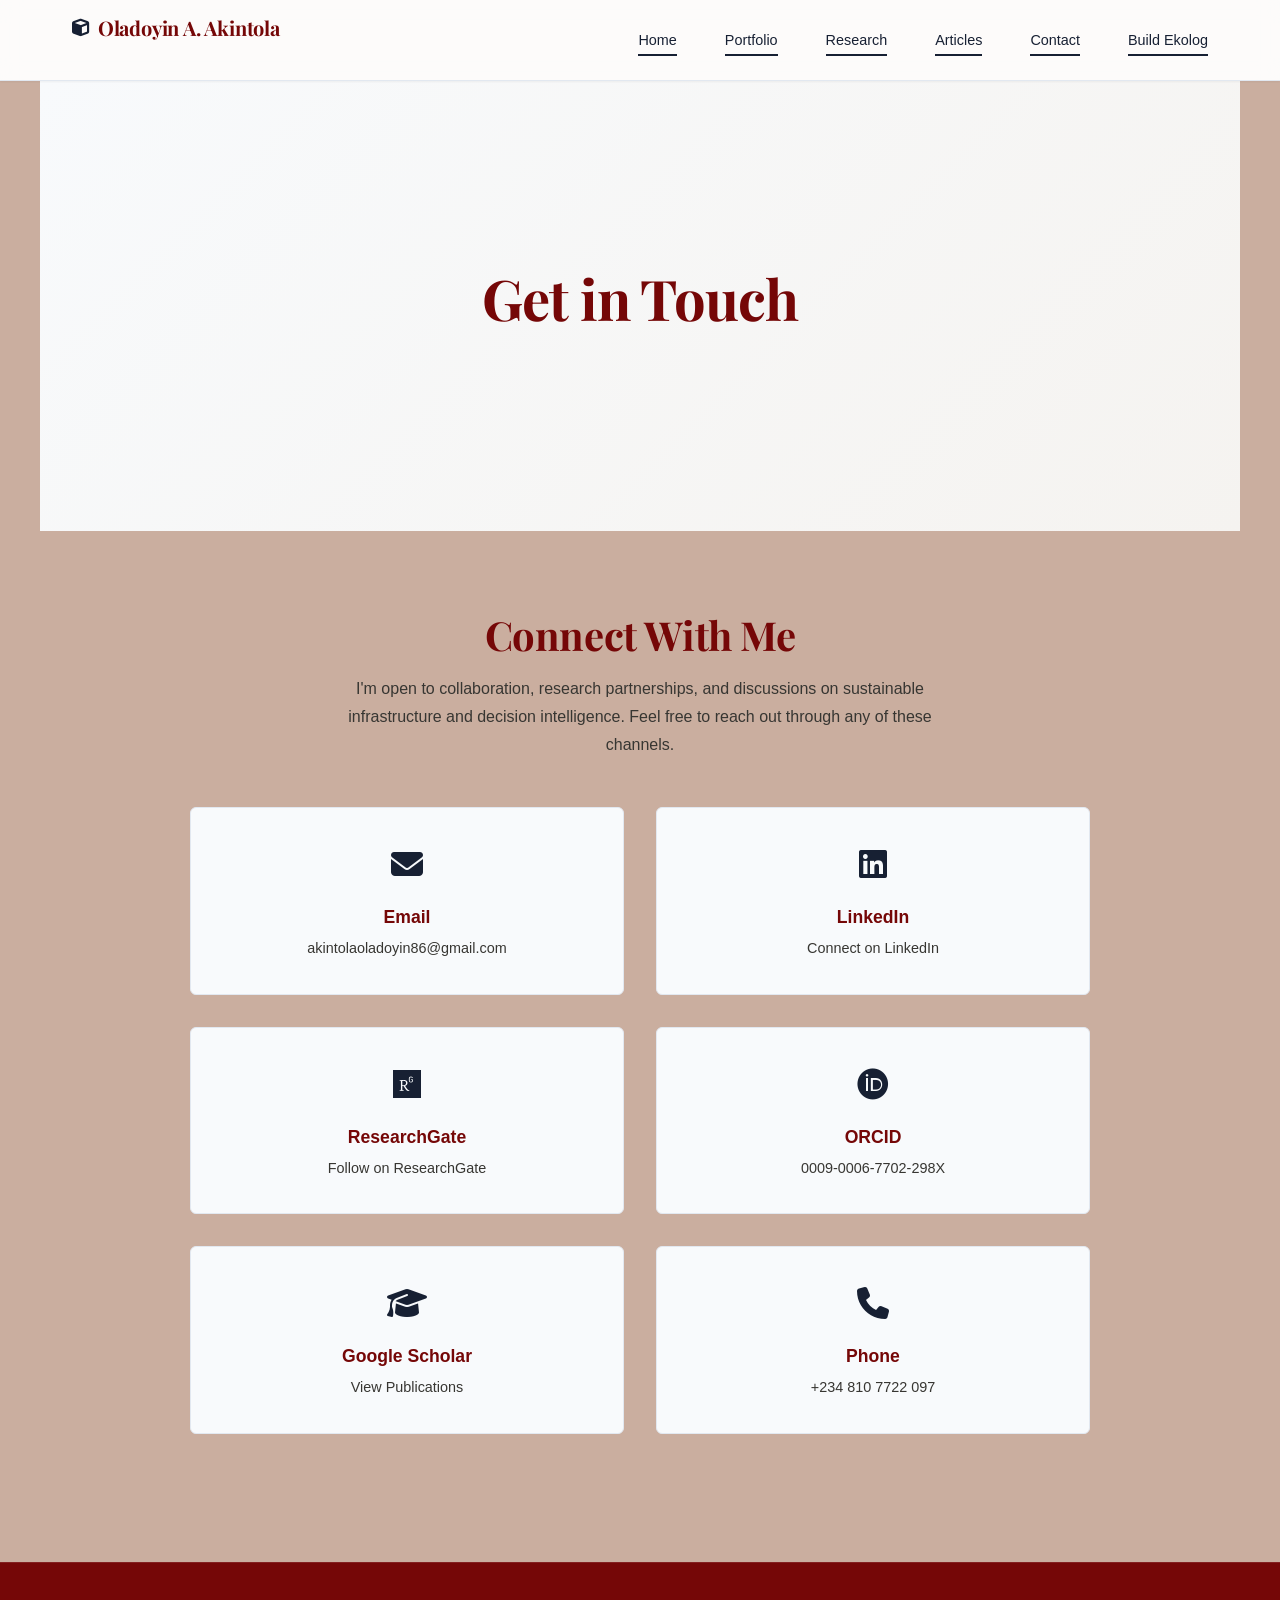
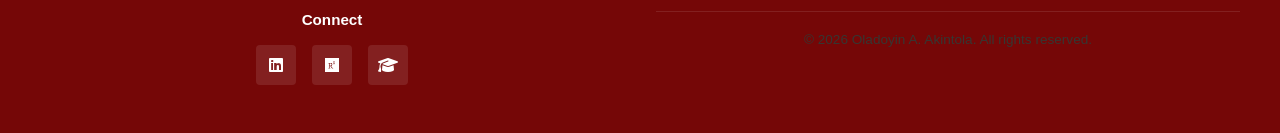
<file: contact.html>
<!DOCTYPE html>
<html lang="en">
<head>
    <meta charset="UTF-8">
    <meta name="viewport" content="width=device-width, initial-scale=1.0">
    <title>Contact - Oladoyin Akintola</title>
    <link href="https://fonts.googleapis.com/css2?family=Playfair+Display:wght@400;500;600;700&family=Inter:wght@300;400;500;600;700&display=swap" rel="stylesheet">
    <link rel="stylesheet" href="https://cdnjs.cloudflare.com/ajax/libs/font-awesome/6.4.0/css/all.min.css">
    <link rel="stylesheet" href="style.css">
</head>
<body>
    <!-- Navigation -->
    <nav class="navbar">
        <div class="nav-container">
            <h2 class="logo"><i class="fas fa-cube"></i> Oladoyin A. Akintola</h2>
            <ul class="nav-links">
                <li><a href="index.html" class="nav-link">Home</a></li>
                <li><a href="portfolio.html" class="nav-link">Portfolio</a></li>
                <li><a href="research.html" class="nav-link">Research</a></li>
                <li><a href="blog.html" class="nav-link">Articles</a></li>
                <li><a href="contact.html" class="nav-link active">Contact</a></li>
                <li><a href="BuildEkolog.html" class="nav-link">Build Ekolog</a></li>
            </ul>
            <div class="hamburger">
                <span></span>
                <span></span>
                <span></span>
            </div>
        </div>
    </nav>

    <!-- PAGE HERO -->
    <section class="page-hero">
        <div class="page-hero-content">
            <h1>Get in Touch</h1>
        </div>
    </section>

    <!-- CONTACT SECTION -->
    <section class="contact-section">
        <div class="contact-container">
            <div class="contact-info">
                <h2>Connect With Me</h2>
                <p>I'm open to collaboration, research partnerships, and discussions on sustainable infrastructure and decision intelligence. Feel free to reach out through any of these channels.</p>
            </div>

            <div class="contact-grid">
                <a href="mailto:akintolaoladoyin86@gmail.com" class="contact-card">
                    <div class="contact-icon"><i class="fas fa-envelope"></i></div>
                    <h3>Email</h3>
                    <p>akintolaoladoyin86@gmail.com</p>
                </a>

                <a href="https://www.linkedin.com/in/oladoyin-abidemi-akintola-975780237" target="_blank" class="contact-card">
                    <div class="contact-icon"><i class="fab fa-linkedin"></i></div>
                    <h3>LinkedIn</h3>
                    <p>Connect on LinkedIn</p>
                </a>

                <a href="https://www.researchgate.net/profile/Oladoyin-Akintola" target="_blank" class="contact-card">
                    <div class="contact-icon"><i class="fab fa-researchgate"></i></div>
                    <h3>ResearchGate</h3>
                    <p>Follow on ResearchGate</p>
                </a>

                <a href="https://orcid.org/0009-0006-7702-298X" target="_blank" class="contact-card">
                    <div class="contact-icon"><i class="fab fa-orcid"></i></div>
                    <h3>ORCID</h3>
                    <p>0009-0006-7702-298X</p>
                </a>

                <a href="https://scholar.google.com/citations?user=EJXc004AAAAJ&hl=en" target="_blank" class="contact-card">
                    <div class="contact-icon"><i class="fas fa-graduation-cap"></i></div>
                    <h3>Google Scholar</h3>
                    <p>View Publications</p>
                </a>

                <a href="tel:+2348107722097" class="contact-card">
                    <div class="contact-icon"><i class="fas fa-phone"></i></div>
                    <h3>Phone</h3>
                    <p>+234 810 7722 097</p>
                </a>
            </div>
        </div>
    </section>

    <!-- FOOTER -->
    <footer>
        <div class="footer-content">
            <div class="footer-section">
                <h4>Connect</h4>
                <div class="social-links">
                    <a href="https://www.linkedin.com/in/oladoyin-abidemi-akintola-975780237" title="LinkedIn" target="_blank"><i class="fab fa-linkedin"></i></a>
                    <a href="https://www.researchgate.net/profile/Oladoyin-Akintola" title="ResearchGate" target="_blank"><i class="fab fa-researchgate"></i></a>
                    <a href="https://scholar.google.com/citations?user=EJXc004AAAAJ&hl=en" title="Google Scholar" target="_blank"><i class="fas fa-graduation-cap"></i></a>
                </div>
            </div>
            <div class="footer-section">
                <p>&copy; 2026 Oladoyin A. Akintola. All rights reserved.</p>
            </div>
        </div>
    </footer>

    <script src="script.js"></script>
</body>
</html>
</file>
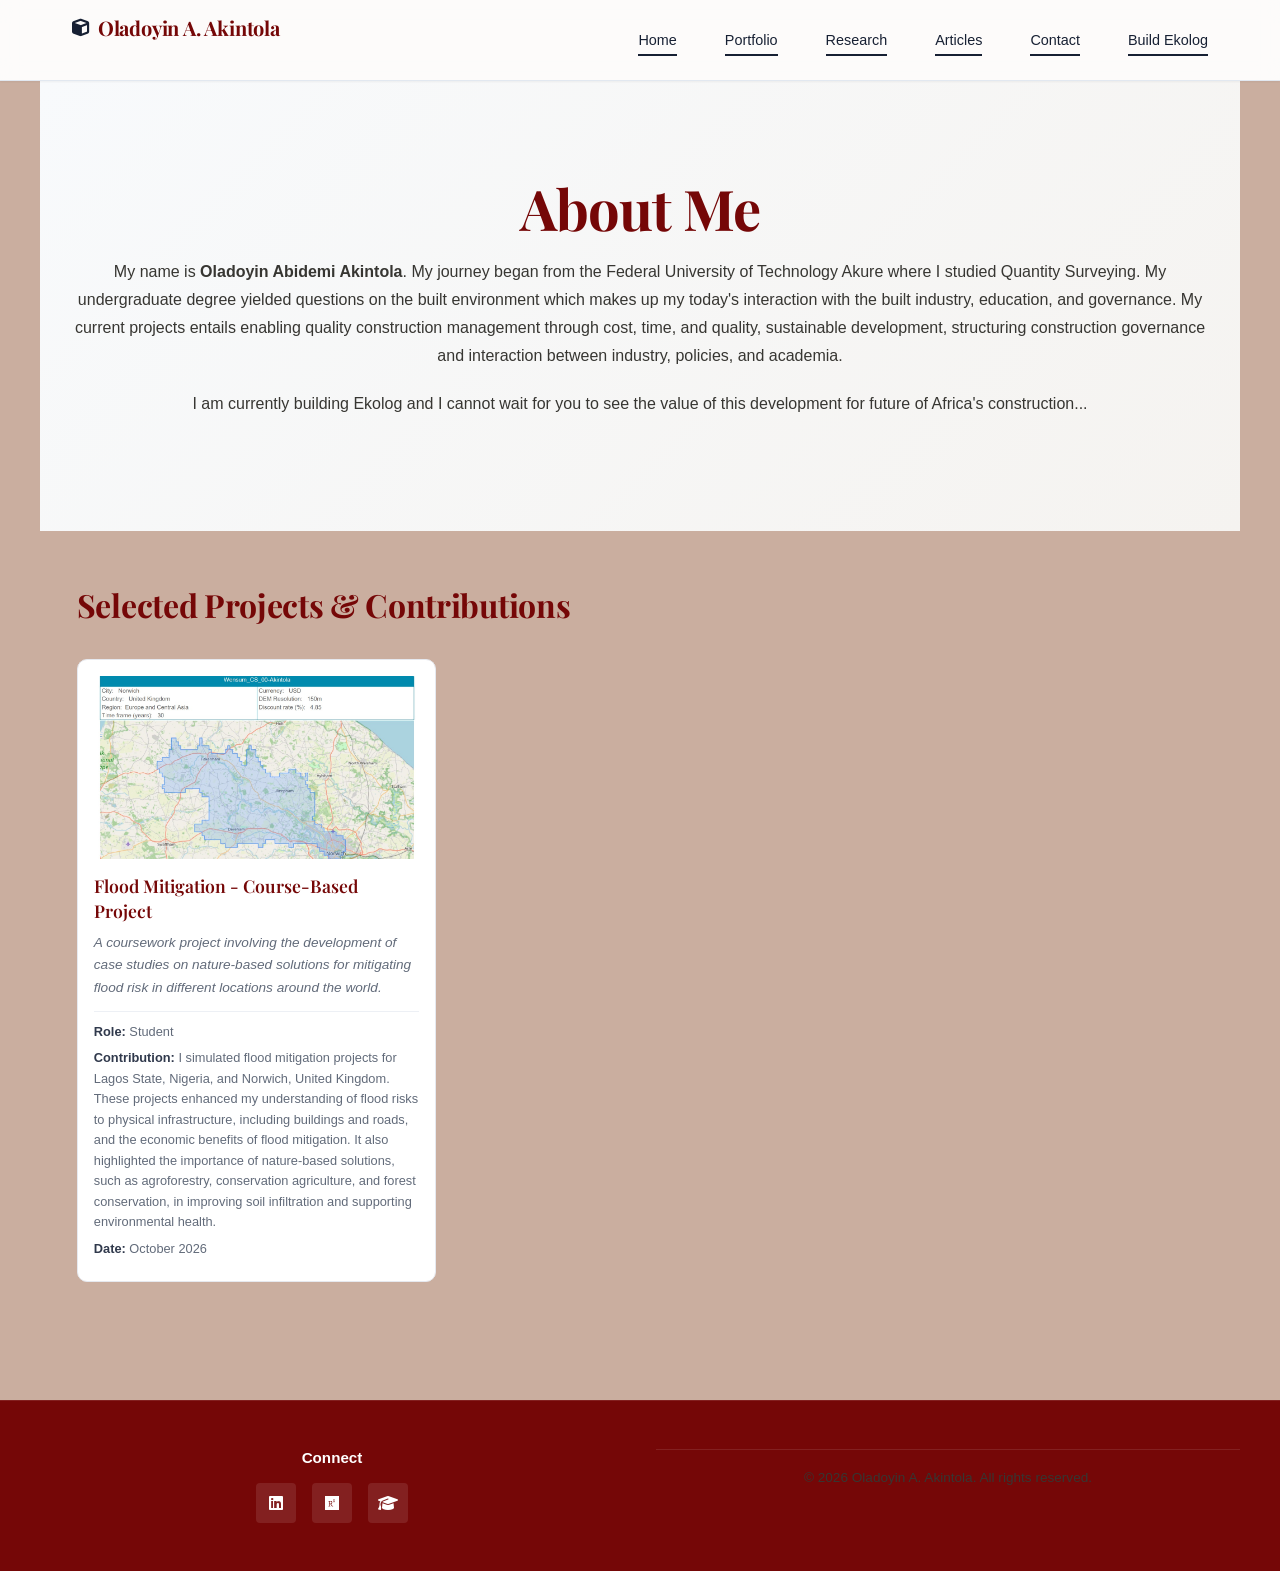
<file: portfolio.html>
<!DOCTYPE html>
<html lang="en">
<head>
    <meta charset="UTF-8">
    <meta name="viewport" content="width=device-width, initial-scale=1.0">
    <title>Portfolio - Oladoyin A. Akintola</title>
    <link href="https://fonts.googleapis.com/css2?family=Playfair+Display:wght@400;500;600;700&family=Inter:wght@300;400;500;600;700&display=swap" rel="stylesheet">
    <link rel="stylesheet" href="https://cdnjs.cloudflare.com/ajax/libs/font-awesome/6.4.0/css/all.min.css">
    <link rel="stylesheet" href="style.css">
</head>

<body>
    <!-- NAVIGATION -->
    <nav class="navbar">
        <div class="nav-container">
            <h2 class="logo"><i class="fas fa-cube"></i> Oladoyin A. Akintola</h2>
            <ul class="nav-links">
                <li><a href="index.html" class="nav-link">Home</a></li>
                <li><a href="portfolio.html" class="nav-link active">Portfolio</a></li>
                <li><a href="research.html" class="nav-link">Research</a></li>
                <li><a href="blog.html" class="nav-link">Articles</a></li>
                <li><a href="contact.html" class="nav-link">Contact</a></li>
                <li><a href="BuildEkolog.html" class="nav-link">Build Ekolog</a></li>
            </ul>
            <div class="hamburger">
                <span></span>
                <span></span>
                <span></span>
            </div>
        </div>
    </nav>

    <!-- PAGE HERO -->
    <section class="page-hero">
        <div class="page-hero-content">
            <h1>About Me</h1>
            <p>
                    My name is <strong>Oladoyin Abidemi Akintola</strong>. My journey began from the Federal University of Technology Akure where 
                    I studied Quantity Surveying. My undergraduate degree yielded questions on the built environment which makes up my today's interaction 
                    with the built industry, education, and governance. My current projects entails enabling quality construction management through cost, time,
                    and quality, sustainable development, structuring construction governance and interaction between industry, policies, and academia.
                </p>
                <p>
                    I am currently building Ekolog and I cannot wait for you to see the value of this development for future of Africa's construction...
                </p>
        </div>
</section>

    <!-- PORTFOLIO SECTION -->
    <section class="portfolio-section" id="portfolio">
        <div class="portfolio-content">
            <div class="portfolio-intro">
                <h2>Selected Projects & Contributions</h2>
            </div>

            <!-- PROJECT CARD 01 -->
            <div class="portfolio-grid">
                <article class="portfolio-card">
                    <div class="portfolio-image">
                        <img src="project1.jpg"
                             alt="Flood Mitigation"
                             loading="lazy">
                    </div>
                    <div class="portfolio-card-content">
                        <h3>Flood Mitigation - Course-Based Project</h3>
                        <p>
                            <em>
                                A coursework project involving the development of case studies on nature-based solutions for mitigating flood risk in different
                                locations around the world.
                            </em>
                        </p>
                        <div class="portfolio-meta">
                            <p><strong>Role:</strong> Student</p>
                            <p>
                                <strong>Contribution:</strong>
                                I simulated flood mitigation projects for Lagos State, Nigeria, and Norwich, United Kingdom. These projects enhanced my 
                                understanding of flood risks to physical infrastructure, including buildings and roads, and the economic benefits of flood 
                                mitigation. It also highlighted the importance of nature-based solutions, such as agroforestry, conservation agriculture, 
                                and forest conservation, in improving soil infiltration and supporting environmental health.
                            </p>
                            <p><strong>Date:</strong> October 2026</p>
                        </div>
                    </div>
                </article>


                </article>
            </div> <!-- End portfolio-grid -->
        </div> <!-- End portfolio-content -->
    </section> <!-- End portfolio-section -->

    <!-- FOOTER -->
    <footer>
        <div class="footer-content">
            <div class="footer-section">
                <h4>Connect</h4>
                <div class="social-links">
                    <a href="https://www.linkedin.com/in/oladoyin-abidemi-akintola-975780237" title="LinkedIn" target="_blank">
                        <i class="fab fa-linkedin"></i>
                    </a>
                    <a href="https://www.researchgate.net/profile/Oladoyin-Akintola" title="ResearchGate" target="_blank">
                        <i class="fab fa-researchgate"></i>
                    </a>
                    <a href="https://scholar.google.com/citations?user=EJXc004AAAAJ&hl=en" title="Google Scholar" target="_blank">
                        <i class="fas fa-graduation-cap"></i>
                    </a>
                </div>
            </div>

            <div class="footer-section">
                <p>&copy; 2026 Oladoyin A. Akintola. All rights reserved.</p>
            </div>
        </div>
    </footer>

    <script src="script.js"></script>
</body>
</html>
</file>
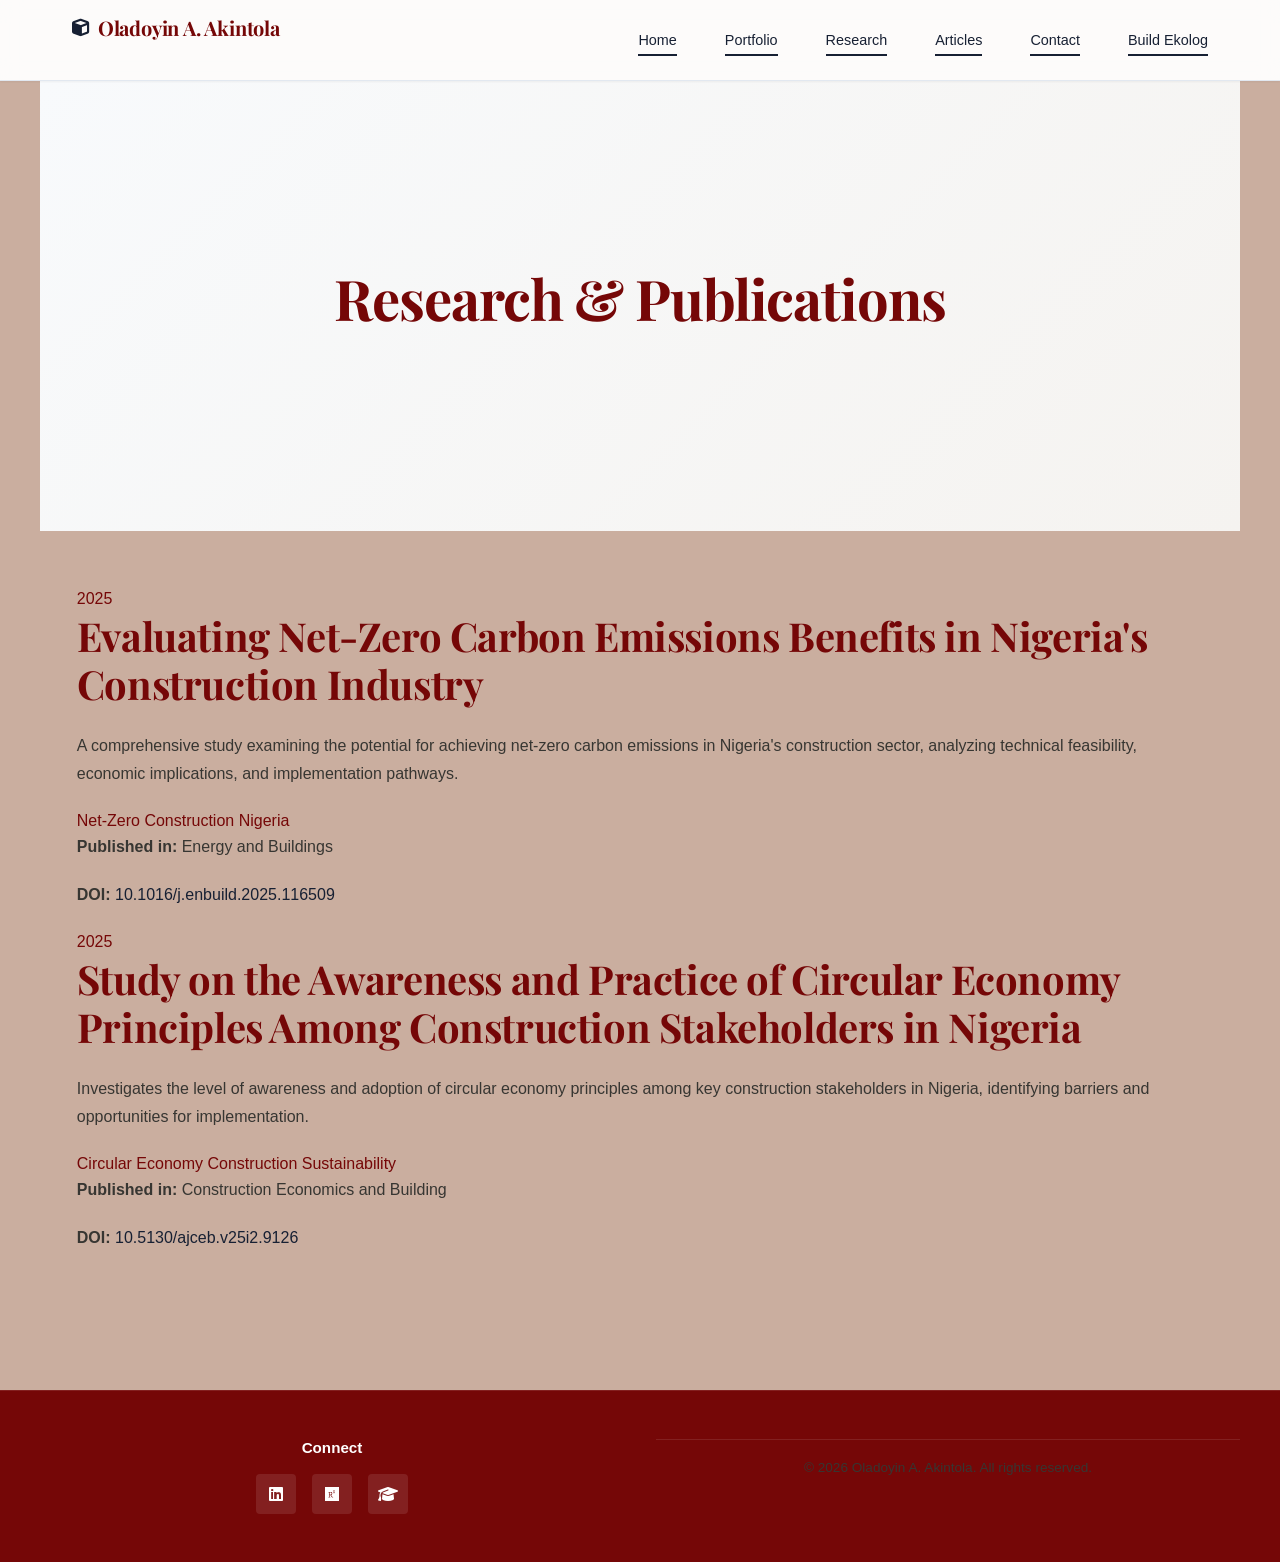
<file: research.html>
<!DOCTYPE html>
<html lang="en">
<head>
    <meta charset="UTF-8">
    <meta name="viewport" content="width=device-width, initial-scale=1.0">
    <title>Research - Oladoyin Akintola</title>
    <link href="https://fonts.googleapis.com/css2?family=Playfair+Display:wght@400;500;600;700&family=Inter:wght@300;400;500;600;700&display=swap" rel="stylesheet">
    <link rel="stylesheet" href="https://cdnjs.cloudflare.com/ajax/libs/font-awesome/6.4.0/css/all.min.css">
    <link rel="stylesheet" href="style.css">
</head>
<body>

   <!-- Navigation -->
    <nav class="navbar">
        <div class="nav-container">
            <h2 class="logo"><i class="fas fa-cube"></i> Oladoyin A. Akintola</h2>
            <ul class="nav-links">
                <li><a href="index.html" class="nav-link">Home</a></li>
                <li><a href="portfolio.html" class="nav-link">Portfolio</a></li>
                <li><a href="research.html" class="nav-link active">Research</a></li>
                <li><a href="blog.html" class="nav-link">Articles</a></li>
                <li><a href="contact.html" class="nav-link">Contact</a></li>
                <li><a href="BuildEkolog.html" class="nav-link">Build Ekolog</a></li>
            </ul>
            <div class="hamburger">
                <span></span>
                <span></span>
                <span></span>
            </div>
        </div>
    </nav>

    <!-- PAGE HERO -->
    <section class="page-hero">
        <div class="page-hero-content">
            <h1>Research & Publications</h1>
        </div>
    </section>

    <!-- PORTFOLIO SECTION -->
    <section class="portfolio-section">
        <div class="portfolio-container">
            <div class="project-card">
                <span class="project-year">2025</span>
                <h2>Evaluating Net-Zero Carbon Emissions Benefits in Nigeria's Construction Industry</h2>
                <p class="project-description">
                    A comprehensive study examining the potential for achieving net-zero carbon emissions in Nigeria's construction sector, analyzing technical feasibility, economic implications, and implementation pathways.
                </p>
                <div class="project-meta">
                    <span class="project-tag">Net-Zero</span>
                    <span class="project-tag">Construction</span>
                    <span class="project-tag">Nigeria</span>
                </div>
                <p><strong>Published in:</strong> Energy and Buildings</p>
                <p><strong>DOI:</strong> <a href="https://doi.org/10.1016/j.enbuild.2025.116509" target="_blank">10.1016/j.enbuild.2025.116509</a></p>
            </div>

            <div class="project-card">
                <span class="project-year">2025</span>
                <h2>Study on the Awareness and Practice of Circular Economy Principles Among Construction Stakeholders in Nigeria</h2>
                <p class="project-description">
                    Investigates the level of awareness and adoption of circular economy principles among key construction stakeholders in Nigeria, identifying barriers and opportunities for implementation.
                </p>
                <div class="project-meta">
                    <span class="project-tag">Circular Economy</span>
                    <span class="project-tag">Construction</span>
                    <span class="project-tag">Sustainability</span>
                </div>
                <p><strong>Published in:</strong> Construction Economics and Building</p>
                <p><strong>DOI:</strong> <a href="https://doi.org/10.5130/ajceb.v25i2.9126" target="_blank">10.5130/ajceb.v25i2.9126</a></p>
            </div>
        </div>
    </section>

    <!-- FOOTER -->
    <footer>
        <div class="footer-content">
            <div class="footer-section">
                <h4>Connect</h4>
                <div class="social-links">
                    <a href="https://www.linkedin.com/in/oladoyin-abidemi-akintola-975780237" title="LinkedIn" target="_blank"><i class="fab fa-linkedin"></i></a>
                    <a href="https://www.researchgate.net/profile/Oladoyin-Akintola" title="ResearchGate" target="_blank"><i class="fab fa-researchgate"></i></a>
                    <a href="https://scholar.google.com/citations?user=EJXc004AAAAJ&hl=en" title="Google Scholar" target="_blank"><i class="fas fa-graduation-cap"></i></a>
                </div>
            </div>
            <div class="footer-section">
                <p>&copy; 2026 Oladoyin A. Akintola. All rights reserved.</p>
            </div>
        </div>
    </footer>

    <script src="script.js"></script>
</body>
</html>
</file>
<file: style.css>
/* ========== PREMIUM ACADEMIC DESIGN SYSTEM ========== */
/* PERSONAL WEBSITE - RESEARCHER / SUSTAINABILITY / INFRASTRUCTURE BRAND */

:root {

    /* Primary Colors - Authority & Intelligence */
    --dark: #750707;
    --slate: #373632;
    --gray-light: #64748b;
    --border: #e2e8f0;


    /* Background Colors - Clean Academic Style */
    --bg-light: #f8fafc;
    --bg: #caae9f;


    /* Accent Colors - Excellence & Sustainability */
    --accent: #172033;
    --accent-gold: #b8956a;
    --accent-sage: #6b8e7f;


    /* Typography */
    --font-serif: 'Playfair Display', Georgia, serif;
    --font-sans: -apple-system, BlinkMacSystemFont, 'Segoe UI', 'Roboto', sans-serif;


    /* Effects */
    --shadow-sm: 0 2px 4px rgba(15, 23, 42, 0.06);
    --shadow-md: 0 6px 16px rgba(15, 23, 42, 0.10);
    --shadow-lg: 0 12px 30px rgba(15, 23, 42, 0.14);


    /* Transitions */
    --transition: all 300ms cubic-bezier(0.4, 0, 0.2, 1);

}

/* ========== RESET ========== */
*,
*::before,
*::after {
    margin: 0;
    padding: 0;
    box-sizing: border-box;
}

html {
    scroll-behavior: smooth;
}

body {
    font-family: var(--font-sans);
    background-color: var(--bg);
    color: var(--dark);
    line-height: 1.6;
    -webkit-font-smoothing: antialiased;
}

/* ========== TYPOGRAPHY ========== */
h1, h2, h3, h4, h5, h6 {
    font-weight: 700;
    line-height: 1.2;
    color: var(--dark);
}

h1 {
    font-family: var(--font-serif);
    font-size: clamp(1.75rem, 8vw, 3.5rem);
    margin-bottom: 1.5rem;
    letter-spacing: -0.02em;
}

h2 {
    font-family: var(--font-serif);
    font-size: clamp(1.5rem, 6vw, 2.5rem);
    margin-bottom: 1.5rem;
    letter-spacing: -0.01em;
}

h3 {
    font-size: 1.25rem;
    margin-bottom: 1rem;
    font-weight: 600;
}

p {
    margin-bottom: 1.25rem;
    line-height: 1.75;
    color: var(--slate);
}

a {
    color: var(--accent);
    text-decoration: none;
    transition: var(--transition);
}

a:hover {
    color: var(--accent-gold);
}

/* ========== NAVBAR ========== */
.navbar {
    background-color: var(--bg);
    border-bottom: 1px solid var(--border);
    position: sticky;
    top: 0;
    z-index: 1000;
    backdrop-filter: blur(10px);
    background-color: rgba(255, 255, 255, 0.95);
}

.nav-container {
    max-width: 1200px;
    margin: 0 auto;
    padding: 1rem 2rem;
    display: flex;
    justify-content: space-between;
    align-items: center;
}

.logo {
    font-family: var(--font-serif);
    font-size: 1.25rem;
    font-weight: 700;
    color: var(--dark);
    display: flex;
    align-items: center;
    gap: 0.5rem;
}

.logo i {
    color: var(--accent);
    font-size: 1.1rem;
}

.nav-links {
    list-style: none;
    display: flex;
    gap: 3rem;
}

.nav-link {
    color: var(--slate);
    font-size: 0.9rem;
    font-weight: 500;
    position: relative;
    transition: var(--transition);
}

.nav-link:hover,
.nav-link.active {
    color: var(--accent);
}

.nav-link::after {
    content: '';
    position: absolute;
    bottom: -8px;
    left: 0;
    width: 0;
    height: 2px;
    background-color: var(--accent);
    transition: width 0.3s ease;
}

.nav-link:hover::after,
.nav-link.active::after {
    width: 100%;
}

.hamburger {
    display: none;
    flex-direction: column;
    gap: 5px;
    cursor: pointer;
}

.hamburger span {
    width: 24px;
    height: 2px;
    background-color: var(--dark);
    border-radius: 1px;
    transition: var(--transition);
}

/* ========================================
   HOMEPAGE HERO WITH PROFILE PHOTOGRAPH
   ======================================== */

.hero-content {
    display: grid;
    grid-template-columns: 1.2fr 0.8fr;
    align-items: center;
    gap: 48px;
    width: 90%;
    max-width: 1150px;
    margin: 0 auto;
    padding: 70px 0;
}

.hero-text {
    min-width: 0;
}

.hero-eyebrow {
    color: #b38a45;
    font-size: 0.82rem;
    font-weight: 600;
    letter-spacing: 2px;
    margin-bottom: 18px;
}

.hero-image {
    width: 100%;
    max-width: 390px;
    justify-self: end;
    overflow: hidden;
    border-radius: 180px 180px 16px 16px;
    aspect-ratio: 4 / 5;
    background: #e8e4dc;
}

.hero-image img {
    display: block;
    width: 100%;
    height: 100%;
    object-fit: cover;
    object-position: 65% center;
}

/* Responsive layout for phones and tablets */
@media (max-width: 768px) {
    .hero-content {
        grid-template-columns: 1fr;
        gap: 30px;
        padding: 45px 0;
    }

    .hero-image {
        width: 100%;
        max-width: 320px;
        justify-self: center;
    }
}

/* ========== BUTTONS ========== */
.btn {
    display: inline-block;
    padding: 0.875rem 1.75rem;
    border-radius: 4px;
    font-size: 0.9rem;
    font-weight: 600;
    text-decoration: none;
    border: 2px solid transparent;
    cursor: pointer;
    transition: var(--transition);
    letter-spacing: 0.02em;
}

.btn-primary {
    background-color: var(--accent);
    color: white;
}

.btn-primary:hover {
    background-color: var(--accent-gold);
    transform: translateY(-2px);
    box-shadow: var(--shadow-md);
}

.btn-secondary {
    background-color: transparent;
    color: var(--accent);
    border: 2px solid var(--accent);
}

.btn-secondary:hover {
    background-color: var(--accent);
    color: white;
}

/* ========== SECTIONS ========== */
section {
    padding: 5rem 2rem;
    max-width: 1200px;
    margin: 0 auto;
}

.section-header {
    text-align: center;
    margin-bottom: 4rem;
}

.section-title {
    font-size: clamp(1.75rem, 5vw, 2.5rem);
    margin-bottom: 1rem;
    color: var(--dark);
}

.section-subtitle {
    font-size: 0.85rem;
    color: var(--gray-light);
    letter-spacing: 0.15em;
    text-transform: uppercase;
    font-weight: 600;
}

/* ========== INTERESTS SECTION ========== */
.interests {
    background-color: var(--bg-light);
    border-radius: 8px;
}

.interests-grid {
    display: grid;
    grid-template-columns: repeat(auto-fit, minmax(250px, 1fr));
    gap: 2rem;
}

.interest-card {
    background-color: var(--bg);
    padding: 2rem;
    border-radius: 6px;
    border: 1px solid var(--border);
    text-align: center;
    transition: var(--transition);
}

.interest-card:hover {
    border-color: var(--accent);
    box-shadow: var(--shadow-md);
    transform: translateY(-4px);
}

.card-icon {
    width: 60px;
    height: 60px;
    margin: 0 auto 1.5rem;
    background-color: rgba(107, 91, 71, 0.08);
    border-radius: 6px;
    display: flex;
    align-items: center;
    justify-content: center;
    font-size: 1.75rem;
    color: var(--accent);
    transition: var(--transition);
}

.interest-card:hover .card-icon {
    background-color: var(--accent);
    color: white;
    transform: scale(1.1);
}

.interest-card h3 {
    font-size: 1.1rem;
    margin-bottom: 0.75rem;
}

.interest-card p {
    font-size: 0.9rem;
    margin-bottom: 0;
}

/* ========== ACTIONS SECTION ========== */
.actions {
    background-color: var(--bg);
}

.actions-container {
    display: grid;
    grid-template-columns: repeat(auto-fit, minmax(300px, 1fr));
    gap: 2rem;
}

.action-card {
    background-color: var(--bg-light);
    padding: 2.5rem;
    border-radius: 6px;
    border: 1px solid var(--border);
    text-align: center;
    transition: var(--transition);
}

.action-card:hover {
    border-color: var(--accent);
    box-shadow: var(--shadow-md);
    transform: translateY(-6px);
}

.action-icon {
    font-size: 2.5rem;
    color: var(--accent);
    margin-bottom: 1.5rem;
    transition: var(--transition);
}

.action-card:hover .action-icon {
    transform: scale(1.15);
}

.action-card h2 {
    margin-bottom: 1rem;
    font-size: 1.5rem;
}

.action-card p {
    margin-bottom: 1.5rem;
}

/* ========== PAGE SECTIONS ========== */
.page-hero {
    min-height: 50vh;
    background: linear-gradient(135deg, var(--bg-light) 0%, #f5f3f0 100%);
    display: flex;
    align-items: center;
    justify-content: center;
    padding: 4rem 2rem;
    text-align: center;
}

.page-hero-content h1 {
    margin-bottom: 1rem;
}

.page-subtitle {
    font-size: 1rem;
    color: var(--accent);
    font-weight: 600;
}

/* =====================================
   PORTFOLIO SECTION
===================================== */

.portfolio-section {
    width: 100%;
    max-width: none;
    margin: 0;
    padding: 55px 6% 70px;
    background-color: var(--bg);
}

.portfolio-content {
    max-width: 1200px;
    margin: 0 auto;
}

.portfolio-intro {
    max-width: 760px;
    margin-bottom: 35px;
}

.portfolio-intro h2 {
    font-family: var(--font-serif);
    font-size: 2rem;
    margin-bottom: 12px;
}

/* PROJECT GRID */

.portfolio-grid {
    display: grid;
    grid-template-columns: repeat(3, minmax(0, 1fr));
    gap: 24px;
    align-items: stretch;
}

/* PROJECT CARD */

.portfolio-card {
    display: flex;
    flex-direction: column;
    min-width: 0;
    padding: 16px;
    background: #fff;
    border: 1px solid #e6e9ef;
    border-radius: 10px;
    transition: box-shadow 0.25s ease,
                transform 0.25s ease;
}

.portfolio-card:hover {
    transform: translateY(-3px);
    box-shadow: 0 8px 24px rgba(0, 0, 0, 0.06);
}

/* IMAGE */

.portfolio-image {
    width: 100%;
    aspect-ratio: 16 / 9;
    overflow: hidden;
    border-radius: 6px;
    background: #edf0f5;
    margin-bottom: 15px;
}

.portfolio-image img {
    display: block;
    width: 100%;
    height: 100%;
    object-fit: cover;
}

/* CARD CONTENT */

.portfolio-card-content {
    display: flex;
    flex-direction: column;
    flex: 1;
    min-width: 0;
}

.portfolio-card-content h3 {
    font-family: var(--font-serif);
    font-size: 1.1rem;
    line-height: 1.4;
    margin-bottom: 8px;
}

.portfolio-card-content > p {
    font-size: 0.85rem;
    line-height: 1.65;
    color: #626b7a;
    margin-bottom: 12px;
}

.portfolio-meta {
    padding-top: 10px;
    border-top: 1px solid #edf0f5;
    margin-top: auto;
}

.portfolio-meta p {
    font-size: 0.8rem;
    line-height: 1.6;
    color: #626b7a;
    margin-bottom: 6px;
}

.portfolio-meta strong {
    color: #30394c;
}

/* TABLET */

@media (max-width: 1000px) {
    .portfolio-grid {
        grid-template-columns: repeat(2, minmax(0, 1fr));
    }
}

/* MOBILE */

@media (max-width: 600px) {
    .portfolio-section {
        padding: 40px 5% 50px;
    }

    .portfolio-grid {
        grid-template-columns: 1fr;
        gap: 20px;
    }

    .portfolio-intro h2 {
        font-size: 1.65rem;
    }
}

/* ========== BLOG ========== */
.blog-section {
    background-color: var(--bg);
}

.blog-grid {
    display: grid;
    grid-template-columns: repeat(auto-fit, minmax(280px, 1fr));
    gap: 2rem;
}

.blog-card {
    background-color: var(--bg-light);
    padding: 2rem;
    border-radius: 6px;
    border: 1px solid var(--border);
    transition: var(--transition);
}

.blog-card:hover {
    border-color: var(--accent);
    box-shadow: var(--shadow-md);
    transform: translateY(-4px);
}

.blog-date {
    font-size: 0.75rem;
    color: var(--accent);
    font-weight: 700;
    letter-spacing: 0.1em;
    text-transform: uppercase;
    margin-bottom: 0.75rem;
}

.blog-card h3 {
    font-size: 1.1rem;
    margin-bottom: 1rem;
}

.blog-card p {
    font-size: 0.9rem;
    margin-bottom: 1rem;
}

.blog-meta {
    display: flex;
    gap: 0.5rem;
    flex-wrap: wrap;
}

.blog-category {
    display: inline-block;
    background-color: var(--bg);
    color: var(--accent);
    padding: 0.35rem 0.7rem;
    border-radius: 3px;
    font-size: 0.7rem;
    font-weight: 600;
    border: 1px solid var(--border);
}

.blog-read-time {
    font-size: 0.75rem;
    color: var(--gray-light);
    margin-top: 1rem;
    font-style: italic;
}

.blog-instruction {
    background-color: #f8f8f8;
    padding: 2rem;
    text-align: center;
}

.blog-instruction code {
    background-color: #e5e5e5;
    padding: 0.25rem 0.5rem;
    border-radius: 3px;
    font-family: 'Courier New', monospace;
    color: var(--accent);
}

/* ========== CONTACT ========== */
.contact-section {
    background-color: var(--bg);
}

.contact-container {
    max-width: 900px;
    margin: 0 auto;
}

.contact-info {
    text-align: center;
    margin-bottom: 3rem;
}

.contact-info h2 {
    margin-bottom: 1rem;
}

.contact-info p {
    max-width: 600px;
    margin: 0 auto;
}

.contact-grid {
    display: grid;
    grid-template-columns: repeat(auto-fit, minmax(250px, 1fr));
    gap: 2rem;
}

.contact-card {
    background-color: var(--bg-light);
    padding: 2rem;
    border-radius: 6px;
    border: 1px solid var(--border);
    text-align: center;
    transition: var(--transition);
    text-decoration: none;
    color: inherit;
}

.contact-card:hover {
    border-color: var(--accent);
    box-shadow: var(--shadow-md);
    transform: translateY(-4px);
}

.contact-icon {
    font-size: 2rem;
    color: var(--accent);
    margin-bottom: 1rem;
    transition: var(--transition);
}

.contact-card:hover .contact-icon {
    transform: scale(1.15);
}

.contact-card h3 {
    font-size: 1.1rem;
    margin-bottom: 0.5rem;
}

.contact-card p {
    font-size: 0.9rem;
    margin-bottom: 0;
}

/* ========== FOOTER ========== */
footer {
    background-color: var(--dark);
    color: rgba(255, 255, 255, 0.8);
    padding: 3rem 2rem 1.5rem;
    margin-top: 3rem;
    border-top: 1px solid rgba(255, 255, 255, 0.1);
}

.footer-content {
    max-width: 1200px;
    margin: 0 auto;
    display: grid;
    grid-template-columns: repeat(auto-fit, minmax(250px, 1fr));
    gap: 2rem;
    text-align: center;
    margin-bottom: 1.5rem;
}

.footer-section h4 {
    font-size: 0.95rem;
    margin-bottom: 1rem;
    font-weight: 700;
    color: white;
}

.social-links {
    display: flex;
    gap: 1rem;
    justify-content: center;
}

.social-links a {
    width: 40px;
    height: 40px;
    background-color: rgba(255, 255, 255, 0.1);
    border-radius: 4px;
    display: flex;
    align-items: center;
    justify-content: center;
    color: white;
    text-decoration: none;
    font-size: 1rem;
    transition: var(--transition);
}

.social-links a:hover {
    background-color: var(--accent);
    transform: translateY(-3px);
}

footer p {
    border-top: 1px solid rgba(255, 255, 255, 0.1);
    padding-top: 1rem;
    font-size: 0.85rem;
    margin-bottom: 0;
}

/* ========== ANIMATIONS ========== */
@keyframes fadeInUp {
    from {
        opacity: 0;
        transform: translateY(30px);
    }
    to {
        opacity: 1;
        transform: translateY(0);
    }
}

@keyframes float {
    0%, 100% {
        transform: translateY(0);
    }
    50% {
        transform: translateY(20px);
    }
}

/* ========== RESPONSIVE DESIGN ========== */
/* SMARTWATCH - Ultra-small devices (< 300px) */
@media (max-width: 299px) {
    .nav-container {
        padding: 0.75rem;
    }

    .logo {
        font-size: 0.85rem;
    }

    .logo i {
        font-size: 0.8rem;
    }

    .nav-links {
        display: none;
        position: absolute;
        top: 100%;
        left: 0;
        right: 0;
        flex-direction: column;
        background-color: var(--bg);
        border-bottom: 1px solid var(--border);
        gap: 0;
        padding: 0.5rem;
        width: 100%;
        z-index: 999;
    }

    .nav-links.active {
        display: flex;
    }

    .nav-link {
        font-size: 0.75rem;
        padding: 0.5rem 0.25rem;
    }

    .hamburger {
        display: flex;
    }

    .hamburger span {
        width: 18px;
        height: 1.5px;
    }

    h1 {
        font-size: clamp(1.2rem, 4vw, 1.8rem);
    }

    h2 {
        font-size: clamp(1rem, 3.5vw, 1.5rem);
    }

    section {
        padding: 1.5rem 0.75rem;
    }

    .hero {
        min-height: 50vh;
        padding: 2rem 1rem;
    }

    .hero-title {
        font-size: clamp(1.2rem, 5vw, 1.8rem);
        margin-bottom: 1rem;
    }

    .hero-subtitle {
        font-size: clamp(0.75rem, 2.5vw, 1rem);
        margin-bottom: 0.75rem;
    }

    .hero-description {
        font-size: 0.75rem;
        margin-bottom: 1rem;
    }

    .hero-cta {
        gap: 0.5rem;
        flex-direction: column;
    }

    .btn {
        padding: 0.5rem 1rem;
        font-size: 0.7rem;
    }

    .interests-grid,
    .actions-container,
    .about-grid,
    .blog-grid,
    .contact-grid,
    .portfolio-container {
        grid-template-columns: 1fr;
        gap: 1rem;
    }

    .interest-card,
    .action-card,
    .about-card,
    .blog-card,
    .contact-card,
    .project-card {
        padding: 1rem;
    }

    .card-icon {
        width: 40px;
        height: 40px;
        font-size: 1.2rem;
    }

    .page-hero {
        min-height: 40vh;
        padding: 2rem 1rem;
    }
}

/* MOBILE PHONES - Small devices (300px - 640px) */
@media (min-width: 300px) and (max-width: 640px) {
    .nav-container {
        padding: 0.75rem 1rem;
    }

    .logo {
        font-size: 1rem;
    }

    .nav-links {
        display: none;
        position: absolute;
        top: 100%;
        left: 0;
        right: 0;
        flex-direction: column;
        background-color: var(--bg);
        border-bottom: 1px solid var(--border);
        gap: 0;
        padding: 0.75rem;
        width: 100%;
        z-index: 999;
    }

    .nav-links.active {
        display: flex;
    }

    .nav-link {
        color: var(--slate);
        font-size: 0.85rem;
        padding: 0.75rem 0.5rem;
    }

    .hamburger {
        display: flex;
    }

    .hamburger span {
        width: 20px;
        height: 2px;
    }

    h1 {
        font-size: clamp(1.4rem, 5vw, 2rem);
    }

    h2 {
        font-size: clamp(1.1rem, 4vw, 1.75rem);
    }

    section {
        padding: 2rem 1rem;
    }

    .hero {
        min-height: 60vh;
        padding: 2.5rem 1rem;
    }

    .hero-title {
        font-size: clamp(1.4rem, 6vw, 2rem);
        margin-bottom: 1rem;
    }

    .hero-subtitle {
        font-size: clamp(0.85rem, 3vw, 1.1rem);
        margin-bottom: 1rem;
    }

    .hero-description {
        font-size: 0.85rem;
        margin-bottom: 1.25rem;
    }

    .hero-cta {
        gap: 0.75rem;
        flex-direction: column;
    }

    .btn {
        width: 100%;
        padding: 0.75rem 1.25rem;
        font-size: 0.8rem;
        text-align: center;
    }

    .interests-grid,
    .actions-container,
    .about-grid,
    .blog-grid,
    .contact-grid,
    .portfolio-container {
        grid-template-columns: 1fr;
        gap: 1.25rem;
    }

    .interest-card,
    .action-card,
    .about-card,
    .blog-card,
    .contact-card,
    .project-card {
        padding: 1.25rem;
    }

    .card-icon {
        width: 50px;
        height: 50px;
        font-size: 1.4rem;
    }

    .page-hero {
        min-height: 45vh;
        padding: 2.5rem 1rem;
    }

    .section-header {
        margin-bottom: 2.5rem;
    }

    .hero::before {
        width: 300px;
        height: 300px;
    }

    .hero::after {
        width: 200px;
        height: 200px;
    }
}

/* TABLETS - Medium devices (641px - 1024px) */
@media (min-width: 641px) and (max-width: 1024px) {
    .nav-links {
        gap: 1.5rem;
    }

    .nav-link {
        font-size: 0.9rem;
    }

    h1 {
        font-size: clamp(1.75rem, 6vw, 2.5rem);
    }

    h2 {
        font-size: clamp(1.4rem, 5vw, 2rem);
    }

    section {
        padding: 4rem 1.5rem;
    }

    .interests-grid,
    .actions-container,
    .about-grid,
    .blog-grid,
    .contact-grid,
    .portfolio-container {
        grid-template-columns: repeat(2, 1fr);
        gap: 1.5rem;
    }

    .btn {
        padding: 0.875rem 1.5rem;
        font-size: 0.85rem;
    }

    .page-hero {
        min-height: 50vh;
    }

    .section-header {
        margin-bottom: 3.5rem;
    }
}

/* LARGE DEVICES - Desktops/Laptops (1025px+) */
@media (min-width: 1025px) {
    .nav-links {
        gap: 3rem;
    }

    h1 {
        font-size: clamp(2rem, 8vw, 3.5rem);
    }

    h2 {
        font-size: clamp(1.5rem, 6vw, 2.5rem);
    }

    section {
        padding: 5rem 2rem;
    }

    .interests-grid,
    .actions-container,
    .about-grid,
    .contact-grid,
    .portfolio-container {
        grid-template-columns: repeat(auto-fit, minmax(280px, 1fr));
    }

    .blog-grid {
        grid-template-columns: repeat(auto-fit, minmax(280px, 1fr));
    }

    .btn {
        padding: 0.875rem 1.75rem;
    }

    .page-hero {
        min-height: 50vh;
    }

    .section-header {
        margin-bottom: 4rem;
    }
}
</file>
